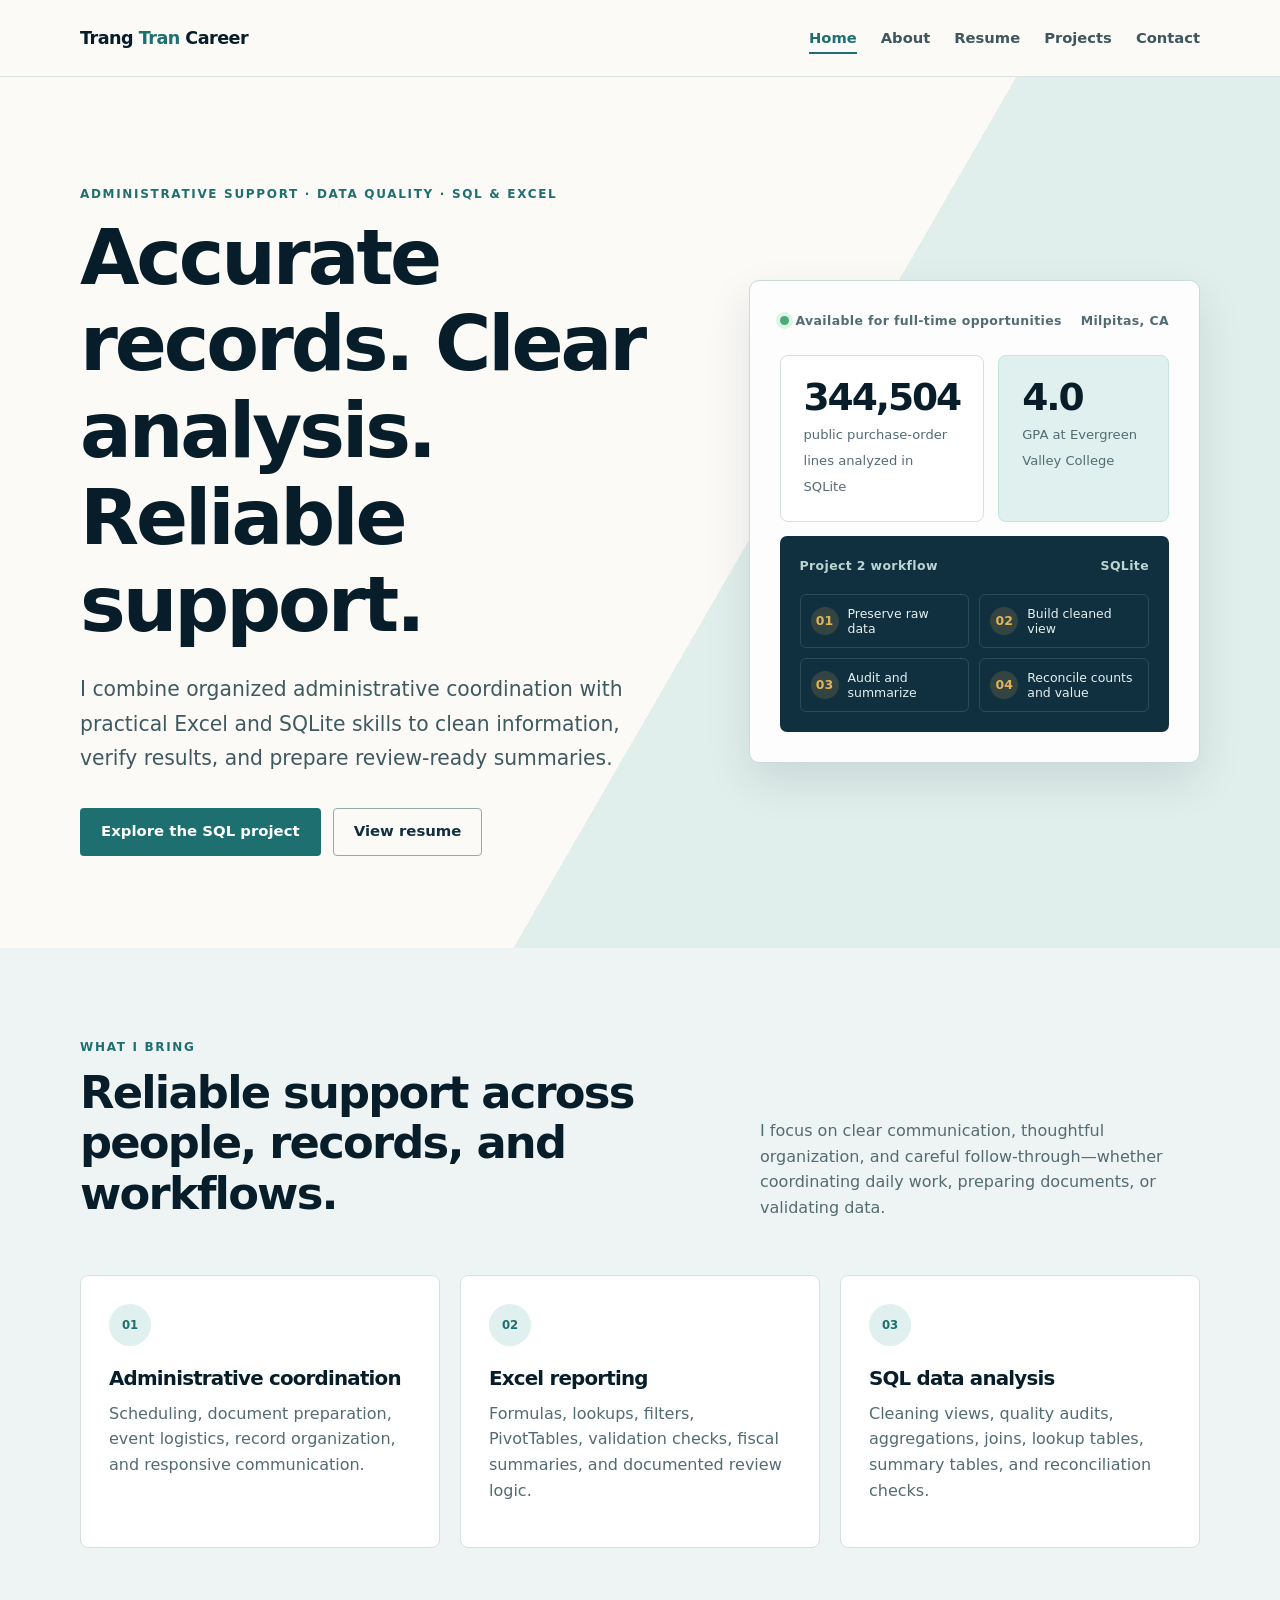
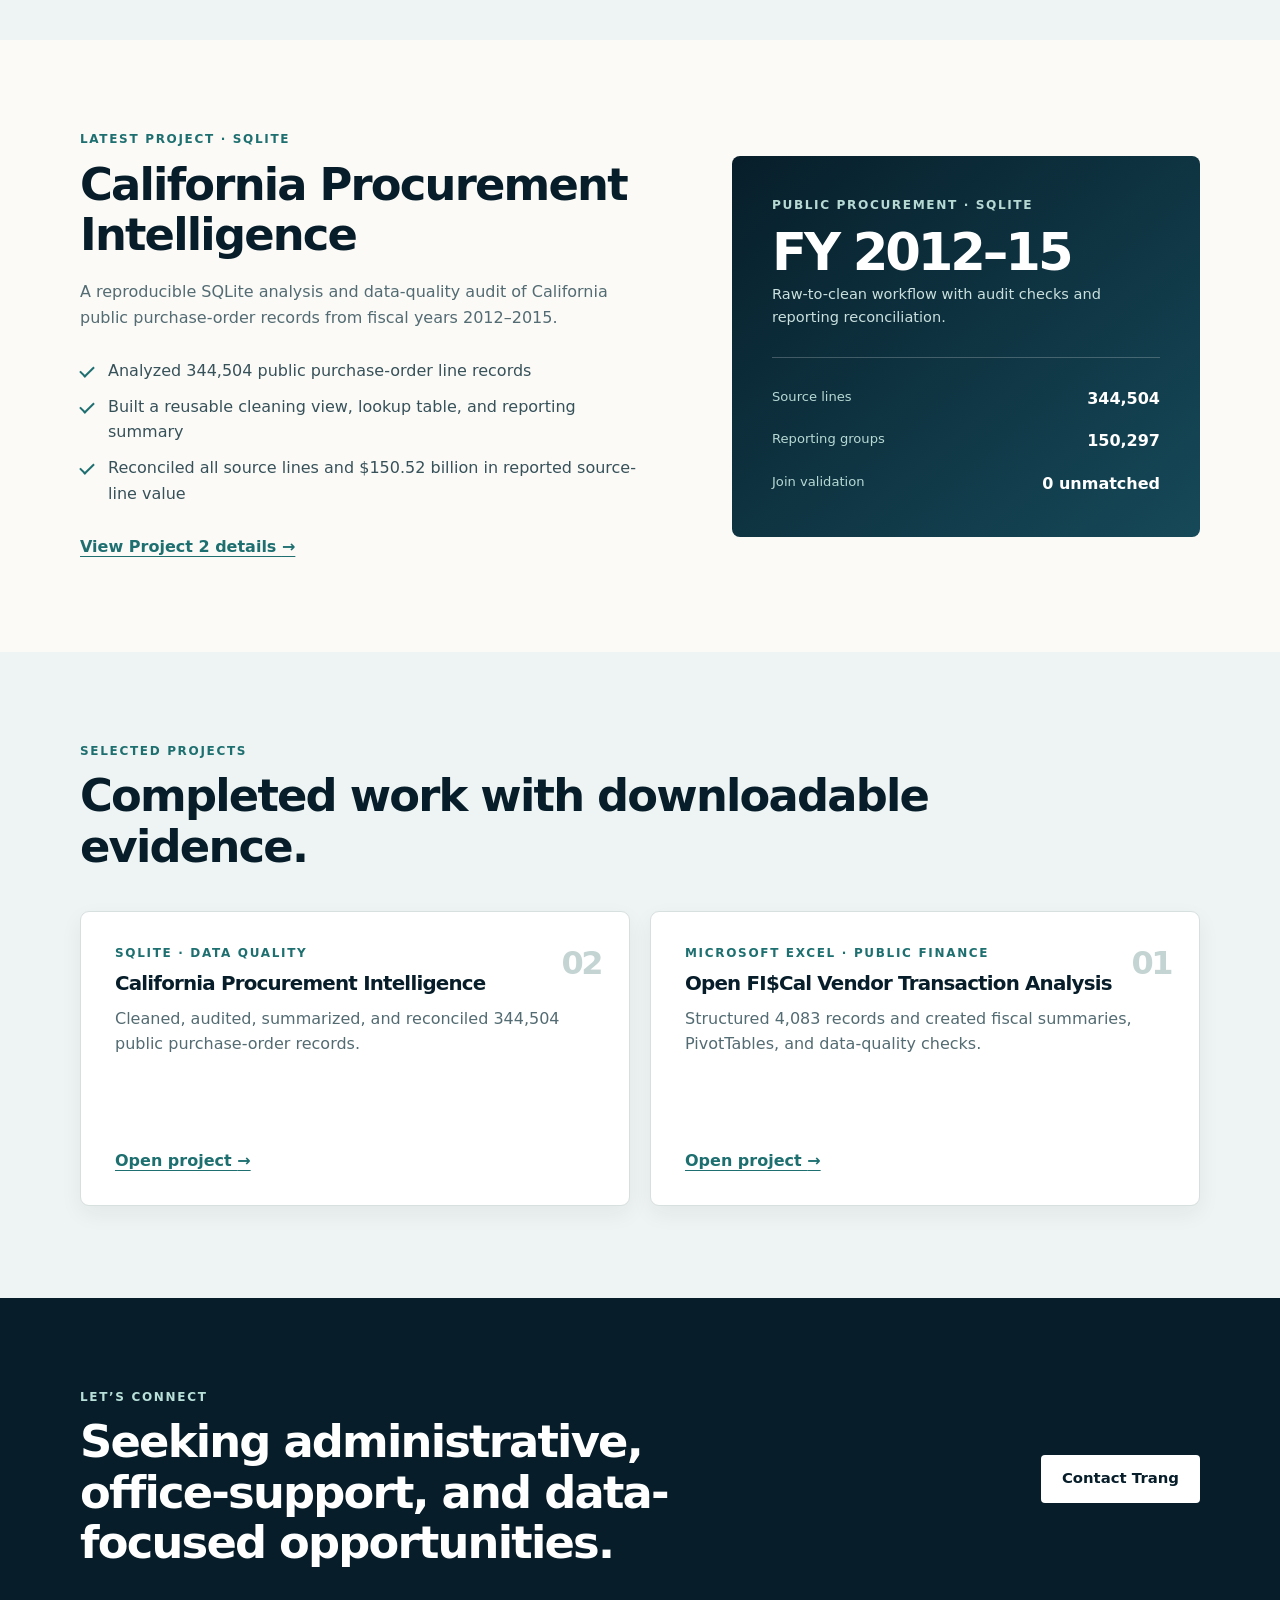
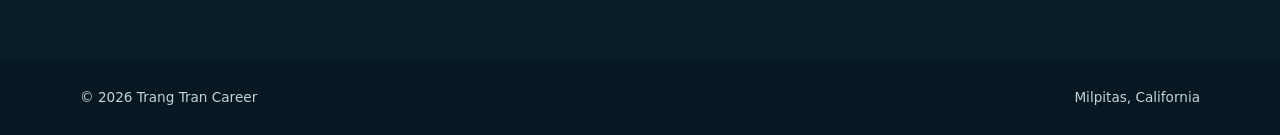
<file: index.html>
<!doctype html>
<html lang="en">
<head>
  <meta charset="utf-8">
  <meta name="viewport" content="width=device-width, initial-scale=1">
  <meta name="description" content="Trang Tran’s professional portfolio featuring administrative support, data entry, Excel reporting, SQLite analysis, and public-data quality-audit projects.">
  <meta name="theme-color" content="#102f3f">
  <title>Trang Tran Career | Administrative &amp; Data Support</title>
  <link rel="stylesheet" href="styles.css">
  <script defer src="script.js"></script>
</head>
<body>
  <a class="skip-link" href="#main-content">Skip to content</a>
  <header class="site-header">
    <div class="container nav-wrap">
      <a class="brand" href="index.html" aria-label="Trang Tran Career home">Trang <span>Tran</span> Career</a>
      <nav aria-label="Primary navigation"><ul class="nav-list"><li><a class="active" aria-current="page" href="index.html">Home</a></li><li><a href="about.html">About</a></li><li><a href="resume.html">Resume</a></li><li><a href="projects.html">Projects</a></li><li><a href="contact.html">Contact</a></li></ul></nav>
    </div>
  </header>
  <main id="main-content">
    <section class="hero section">
      <div class="container hero-grid">
        <div class="hero-copy">
          <p class="eyebrow">Administrative support · data quality · SQL &amp; Excel</p>
          <h1>Accurate records. Clear analysis. Reliable support.</h1>
          <p class="lead">I combine organized administrative coordination with practical Excel and SQLite skills to clean information, verify results, and prepare review-ready summaries.</p>
          <div class="button-row">
            <a class="button button-primary" href="projects/california-procurement-intelligence-sqlite.html">Explore the SQL project</a>
            <a class="button button-secondary" href="resume.html">View resume</a>
          </div>
        </div>
        <div class="hero-visual" aria-label="Portfolio highlights">
          <div class="visual-topline"><span><span class="status-dot"></span>Available for full-time opportunities</span><span>Milpitas, CA</span></div>
          <div class="metric-grid">
            <article class="metric-card">
              <strong>344,504</strong>
              <span>public purchase-order lines analyzed in SQLite</span>
            </article>
            <article class="metric-card accent-card">
              <strong>4.0</strong>
              <span>GPA at Evergreen Valley College</span>
            </article>
          </div>
          <div class="mini-report">
            <div class="mini-report-head"><span>Project 2 workflow</span><span>SQLite</span></div>
            <ol class="mini-pipeline">
              <li><span>01</span>Preserve raw data</li>
              <li><span>02</span>Build cleaned view</li>
              <li><span>03</span>Audit and summarize</li>
              <li><span>04</span>Reconcile counts and value</li>
            </ol>
          </div>
        </div>
      </div>
    </section>

    <section class="section section-muted">
      <div class="container">
        <div class="section-heading split-heading">
          <div><p class="eyebrow">What I bring</p><h2>Reliable support across people, records, and workflows.</h2></div>
          <p>I focus on clear communication, thoughtful organization, and careful follow-through—whether coordinating daily work, preparing documents, or validating data.</p>
        </div>
        <div class="feature-grid three-col">
          <article class="feature-card"><div class="icon-box" aria-hidden="true">01</div><h3>Administrative coordination</h3><p>Scheduling, document preparation, event logistics, record organization, and responsive communication.</p></article>
          <article class="feature-card"><div class="icon-box" aria-hidden="true">02</div><h3>Excel reporting</h3><p>Formulas, lookups, filters, PivotTables, validation checks, fiscal summaries, and documented review logic.</p></article>
          <article class="feature-card"><div class="icon-box" aria-hidden="true">03</div><h3>SQL data analysis</h3><p>Cleaning views, quality audits, aggregations, joins, lookup tables, summary tables, and reconciliation checks.</p></article>
        </div>
      </div>
    </section>

    <section class="section">
      <div class="container project-spotlight">
        <div class="project-spotlight-copy">
          <p class="eyebrow">Latest project · SQLite</p>
          <h2>California Procurement Intelligence</h2>
          <p>A reproducible SQLite analysis and data-quality audit of California public purchase-order records from fiscal years 2012–2015.</p>
          <ul class="check-list">
            <li>Analyzed 344,504 public purchase-order line records</li>
            <li>Built a reusable cleaning view, lookup table, and reporting summary</li>
            <li>Reconciled all source lines and $150.52 billion in reported source-line value</li>
          </ul>
          <a class="text-link" href="projects/california-procurement-intelligence-sqlite.html">View Project 2 details <span aria-hidden="true">→</span></a>
        </div>
        <div class="project-panel">
          <div class="panel-label">Public procurement · SQLite</div>
          <div class="panel-value">FY 2012–15</div>
          <p>Raw-to-clean workflow with audit checks and reporting reconciliation.</p>
          <div class="panel-rule"></div>
          <dl class="project-stats">
            <div><dt>Source lines</dt><dd>344,504</dd></div>
            <div><dt>Reporting groups</dt><dd>150,297</dd></div>
            <div><dt>Join validation</dt><dd>0 unmatched</dd></div>
          </dl>
        </div>
      </div>
    </section>

    <section class="section section-muted">
      <div class="container">
        <div class="section-heading"><p class="eyebrow">Selected projects</p><h2>Completed work with downloadable evidence.</h2></div>
        <div class="compact-project-grid">
          <article class="compact-project-card">
            <span class="project-number">02</span><p class="eyebrow">SQLite · Data quality</p><h3>California Procurement Intelligence</h3>
            <p>Cleaned, audited, summarized, and reconciled 344,504 public purchase-order records.</p>
            <a class="text-link" href="projects/california-procurement-intelligence-sqlite.html">Open project <span aria-hidden="true">→</span></a>
          </article>
          <article class="compact-project-card">
            <span class="project-number">01</span><p class="eyebrow">Microsoft Excel · Public finance</p><h3>Open FI$Cal Vendor Transaction Analysis</h3>
            <p>Structured 4,083 records and created fiscal summaries, PivotTables, and data-quality checks.</p>
            <a class="text-link" href="projects/open-fiscal-vendor-transaction-analysis.html">Open project <span aria-hidden="true">→</span></a>
          </article>
        </div>
      </div>
    </section>

    <section class="section section-dark cta-section">
      <div class="container cta-content">
        <div><p class="eyebrow eyebrow-light">Let’s connect</p><h2>Seeking administrative, office-support, and data-focused opportunities.</h2></div>
        <a class="button button-light" href="contact.html">Contact Trang</a>
      </div>
    </section>
  </main>
  <footer class="site-footer">
    <div class="container footer-wrap">
      <p>© <span data-current-year></span> Trang Tran Career</p>
      <p>Milpitas, California</p>
    </div>
  </footer>
</body>
</html>
</file>
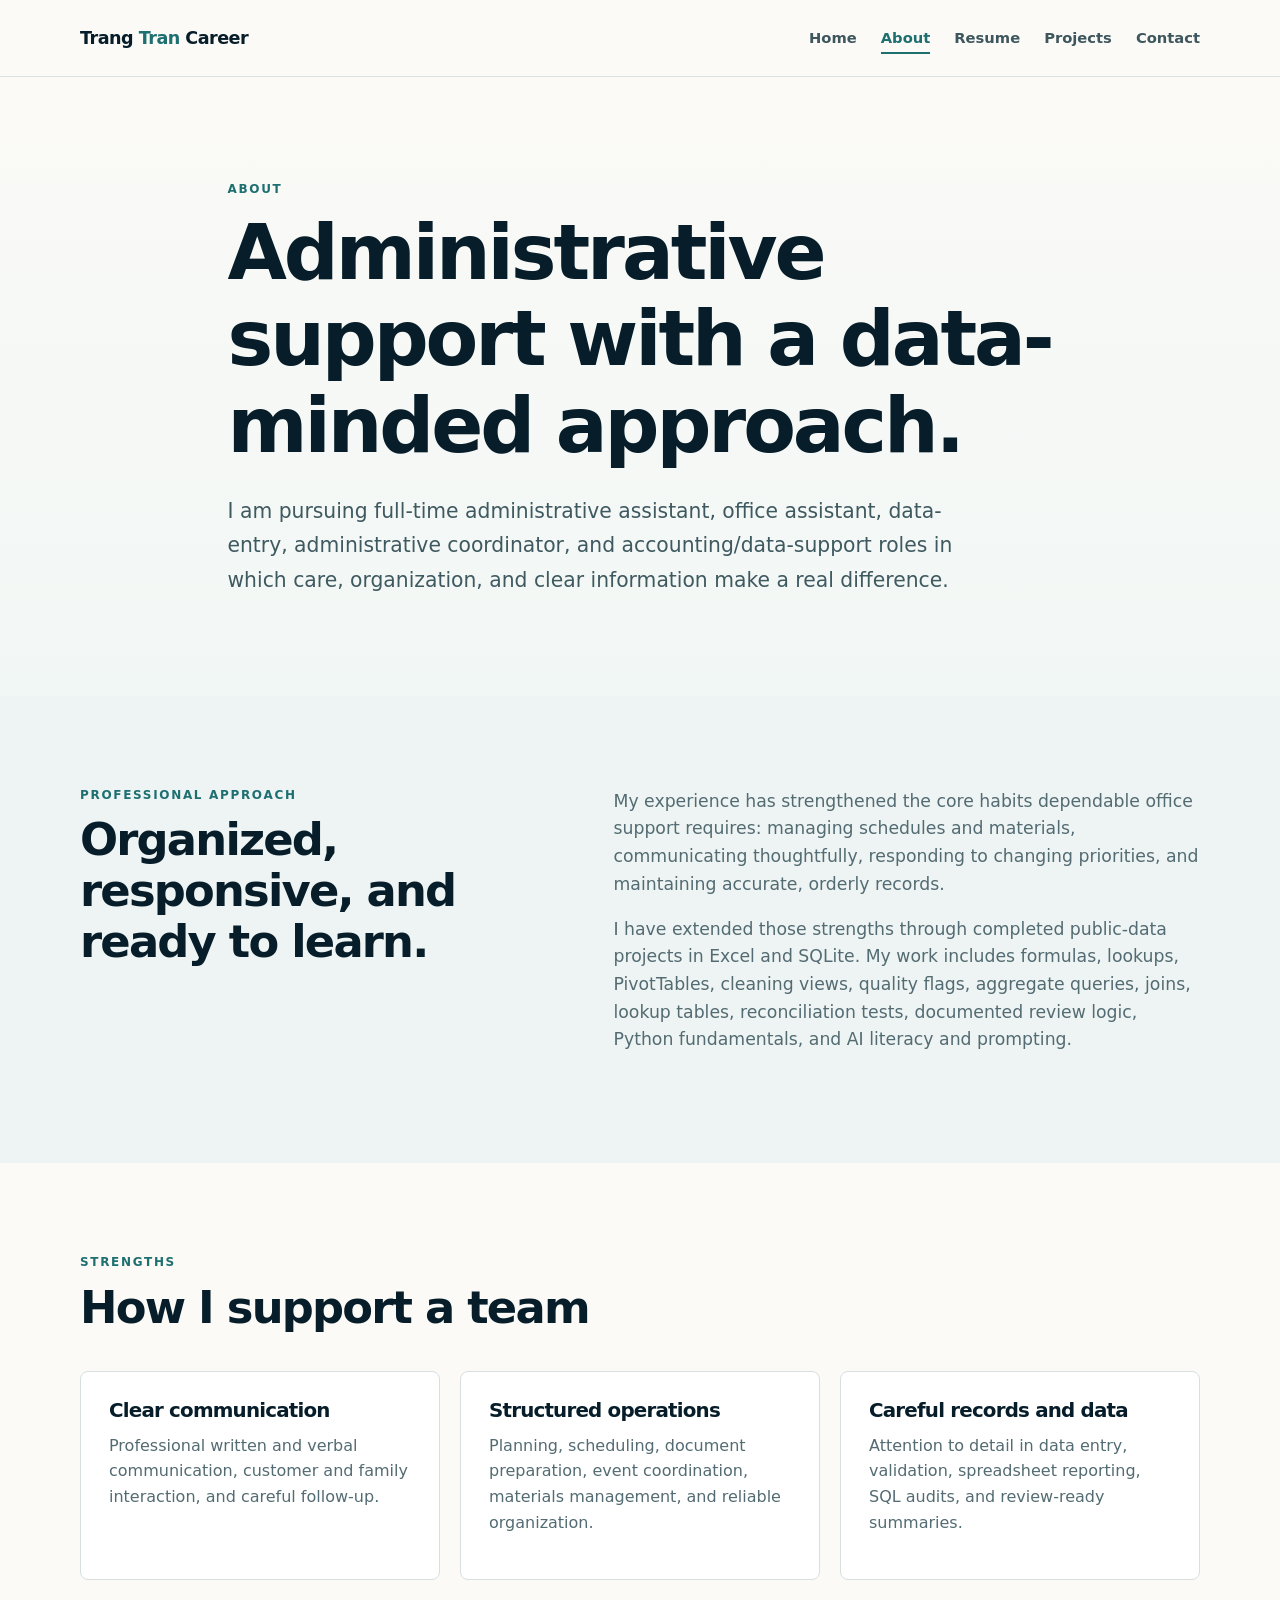
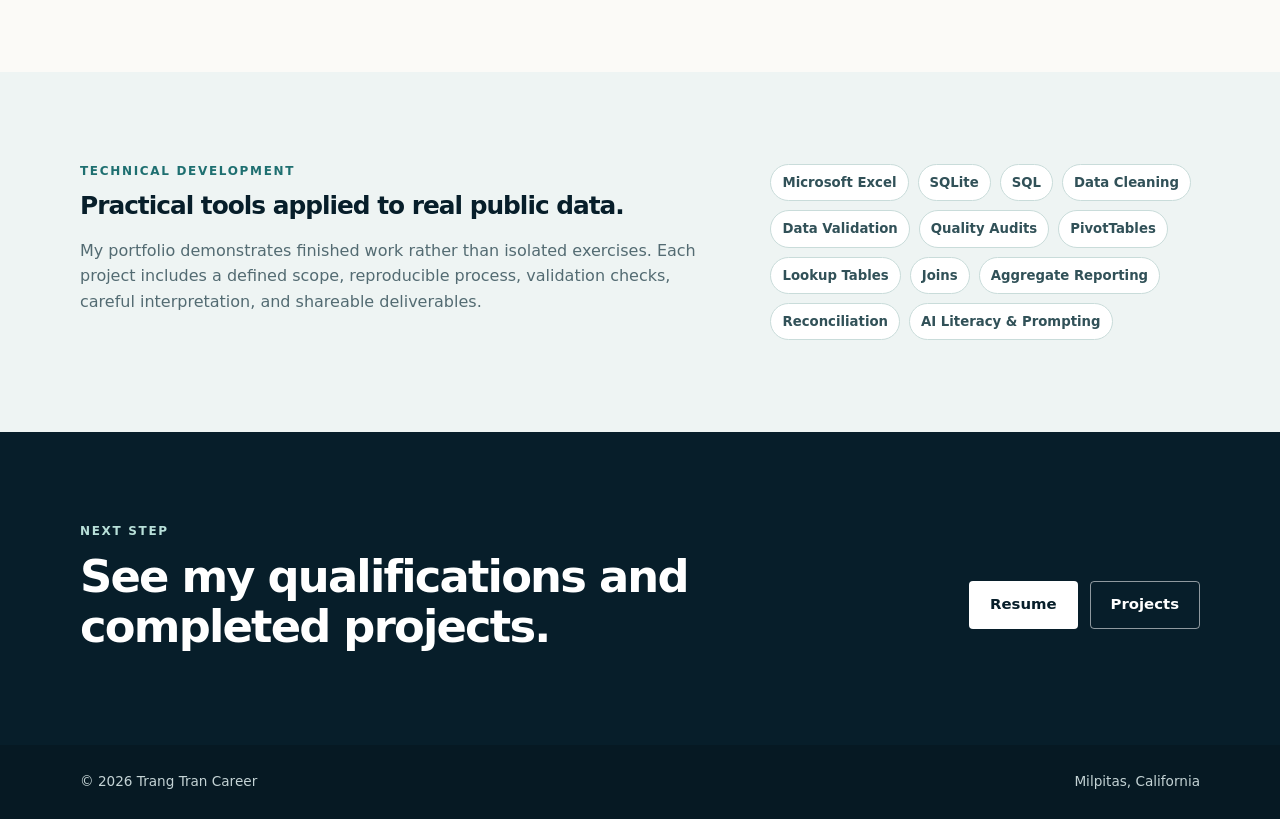
<file: about.html>
<!doctype html>
<html lang="en">
<head>
  <meta charset="utf-8"><meta name="viewport" content="width=device-width, initial-scale=1">
  <meta name="description" content="Learn about Trang Tran’s administrative coordination, data-entry, Excel reporting, and SQLite data-quality skills.">
  <meta name="theme-color" content="#102f3f"><title>About | Trang Tran Career</title>
  <link rel="stylesheet" href="styles.css"><script defer src="script.js"></script>
</head>
<body>
  <a class="skip-link" href="#main-content">Skip to content</a>
  <header class="site-header">
    <div class="container nav-wrap">
      <a class="brand" href="index.html" aria-label="Trang Tran Career home">Trang <span>Tran</span> Career</a>
      <nav aria-label="Primary navigation"><ul class="nav-list"><li><a href="index.html">Home</a></li><li><a class="active" aria-current="page" href="about.html">About</a></li><li><a href="resume.html">Resume</a></li><li><a href="projects.html">Projects</a></li><li><a href="contact.html">Contact</a></li></ul></nav>
    </div>
  </header>
  <main id="main-content">
    <section class="page-intro section"><div class="container narrow"><p class="eyebrow">About</p><h1>Administrative support with a data-minded approach.</h1><p class="lead">I am pursuing full-time administrative assistant, office assistant, data-entry, administrative coordinator, and accounting/data-support roles in which care, organization, and clear information make a real difference.</p></div></section>
    <section class="section section-muted"><div class="container two-col"><div><p class="eyebrow">Professional approach</p><h2>Organized, responsive, and ready to learn.</h2></div><div class="body-copy"><p>My experience has strengthened the core habits dependable office support requires: managing schedules and materials, communicating thoughtfully, responding to changing priorities, and maintaining accurate, orderly records.</p><p>I have extended those strengths through completed public-data projects in Excel and SQLite. My work includes formulas, lookups, PivotTables, cleaning views, quality flags, aggregate queries, joins, lookup tables, reconciliation tests, documented review logic, Python fundamentals, and AI literacy and prompting.</p></div></div></section>
    <section class="section"><div class="container"><div class="section-heading"><p class="eyebrow">Strengths</p><h2>How I support a team</h2></div><div class="feature-grid three-col"><article class="feature-card"><h3>Clear communication</h3><p>Professional written and verbal communication, customer and family interaction, and careful follow-up.</p></article><article class="feature-card"><h3>Structured operations</h3><p>Planning, scheduling, document preparation, event coordination, materials management, and reliable organization.</p></article><article class="feature-card"><h3>Careful records and data</h3><p>Attention to detail in data entry, validation, spreadsheet reporting, SQL audits, and review-ready summaries.</p></article></div></div></section>
    <section class="section section-muted"><div class="container skills-wrap"><div><p class="eyebrow">Technical development</p><h2>Practical tools applied to real public data.</h2><p class="muted-copy">My portfolio demonstrates finished work rather than isolated exercises. Each project includes a defined scope, reproducible process, validation checks, careful interpretation, and shareable deliverables.</p></div><ul class="tag-list"><li>Microsoft Excel</li><li>SQLite</li><li>SQL</li><li>Data Cleaning</li><li>Data Validation</li><li>Quality Audits</li><li>PivotTables</li><li>Lookup Tables</li><li>Joins</li><li>Aggregate Reporting</li><li>Reconciliation</li><li>AI Literacy &amp; Prompting</li></ul></div></section>
    <section class="section section-dark cta-section"><div class="container cta-content"><div><p class="eyebrow eyebrow-light">Next step</p><h2>See my qualifications and completed projects.</h2></div><div class="button-row"><a class="button button-light" href="resume.html">Resume</a><a class="button button-outline-light" href="projects.html">Projects</a></div></div></section>
  </main>
  <footer class="site-footer">
    <div class="container footer-wrap">
      <p>© <span data-current-year></span> Trang Tran Career</p>
      <p>Milpitas, California</p>
    </div>
  </footer>
</body>
</html>
</file>
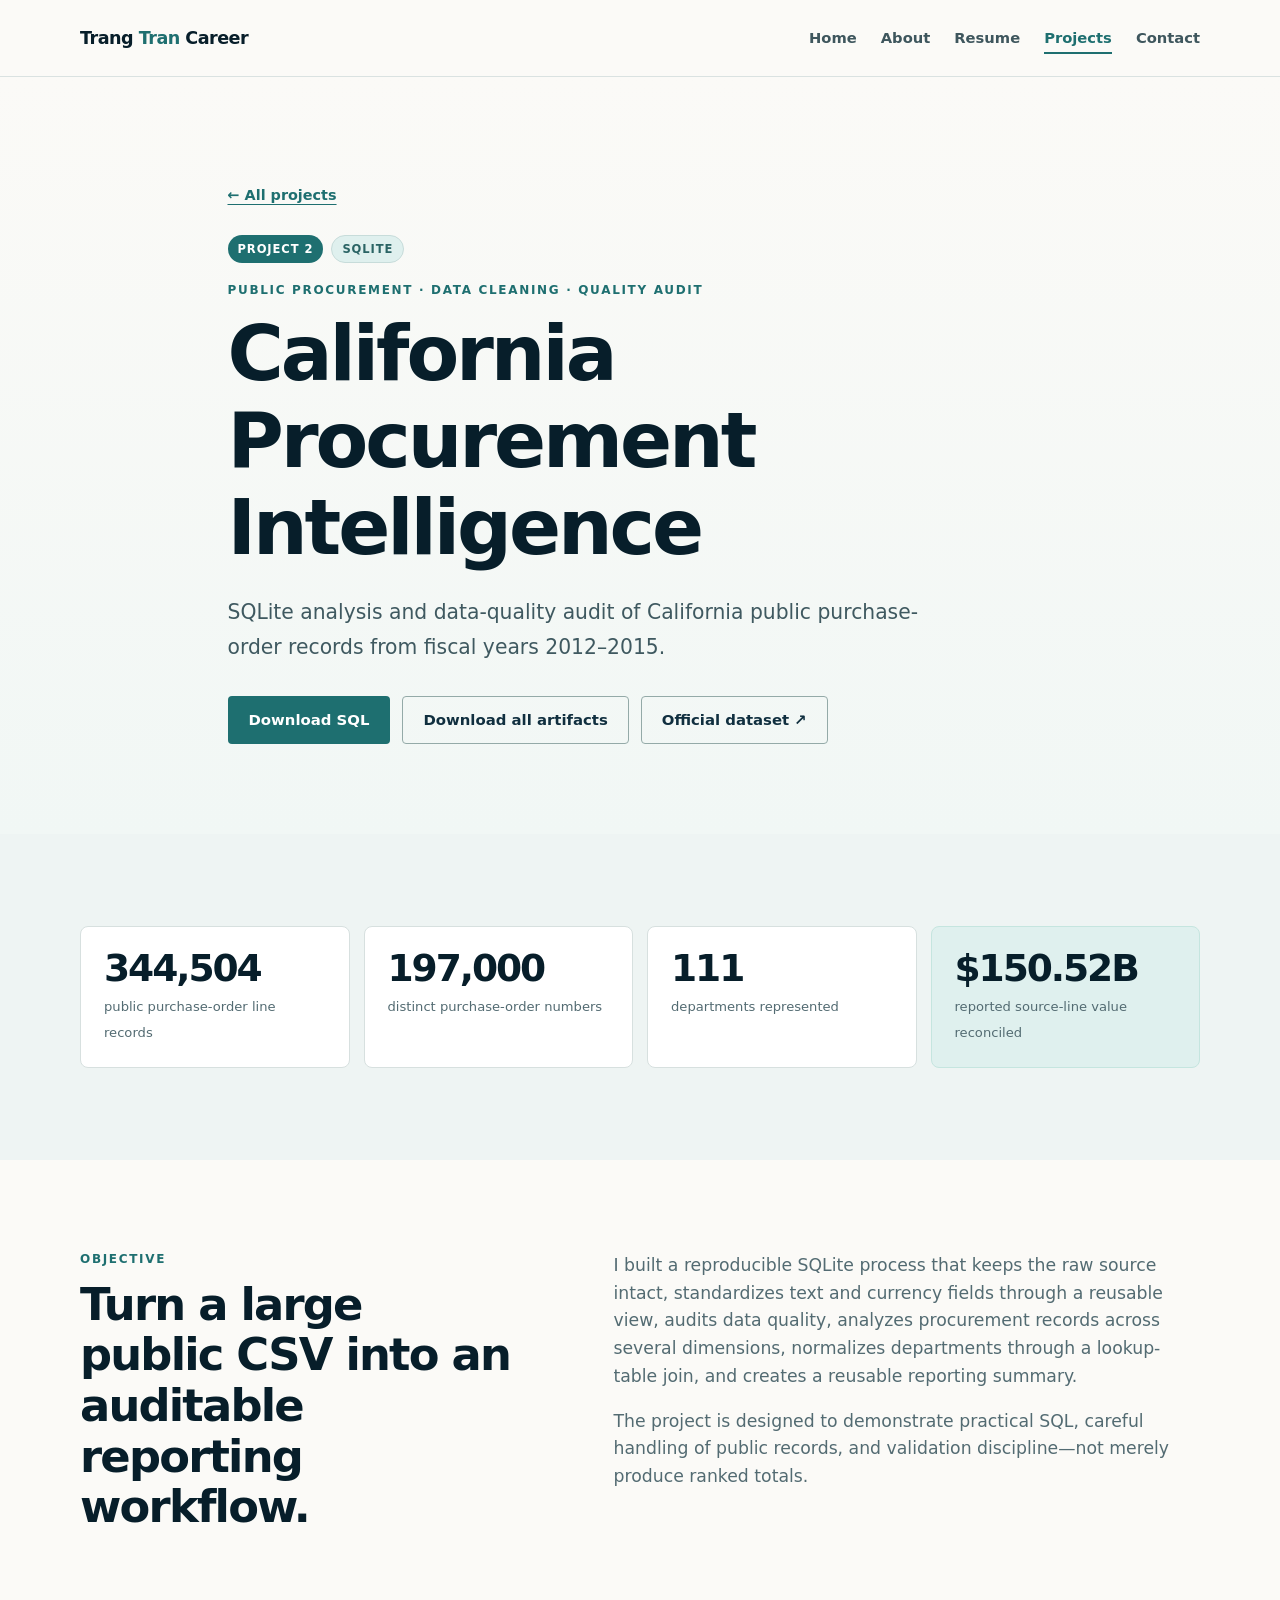
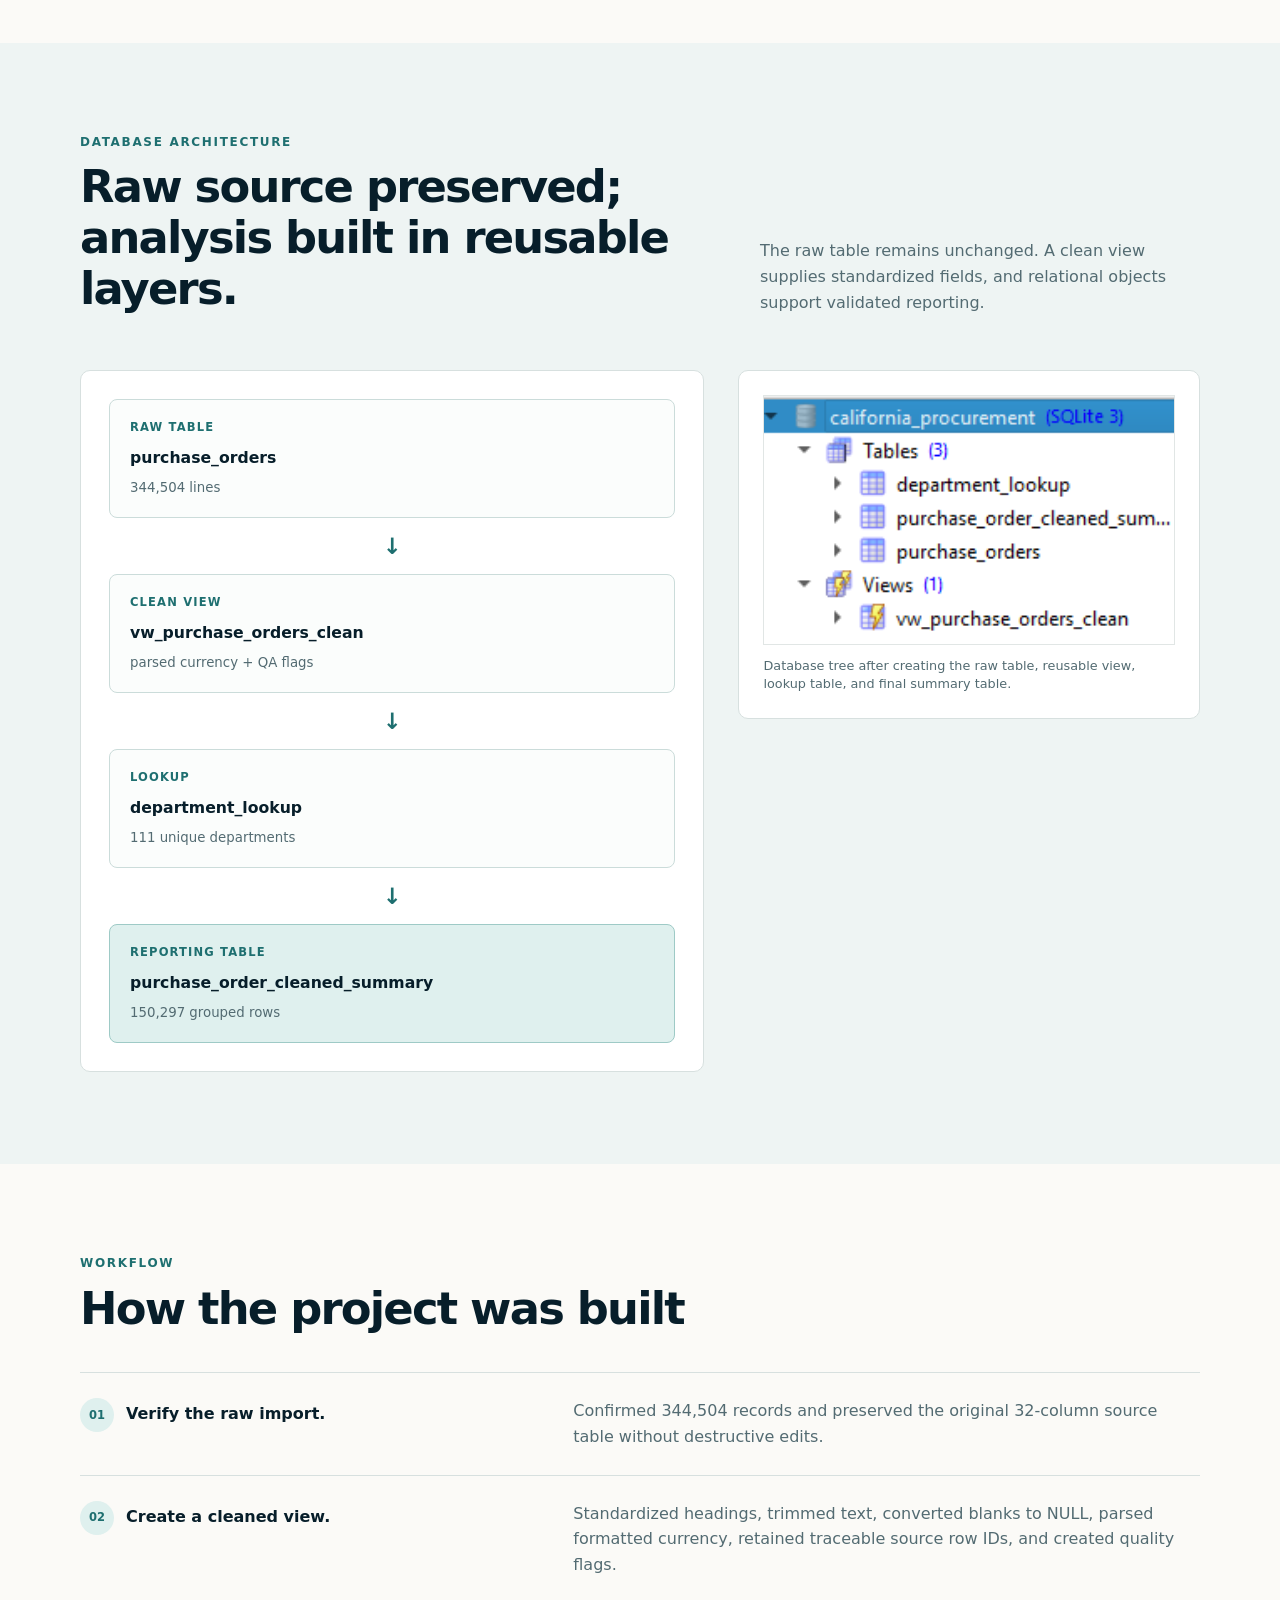
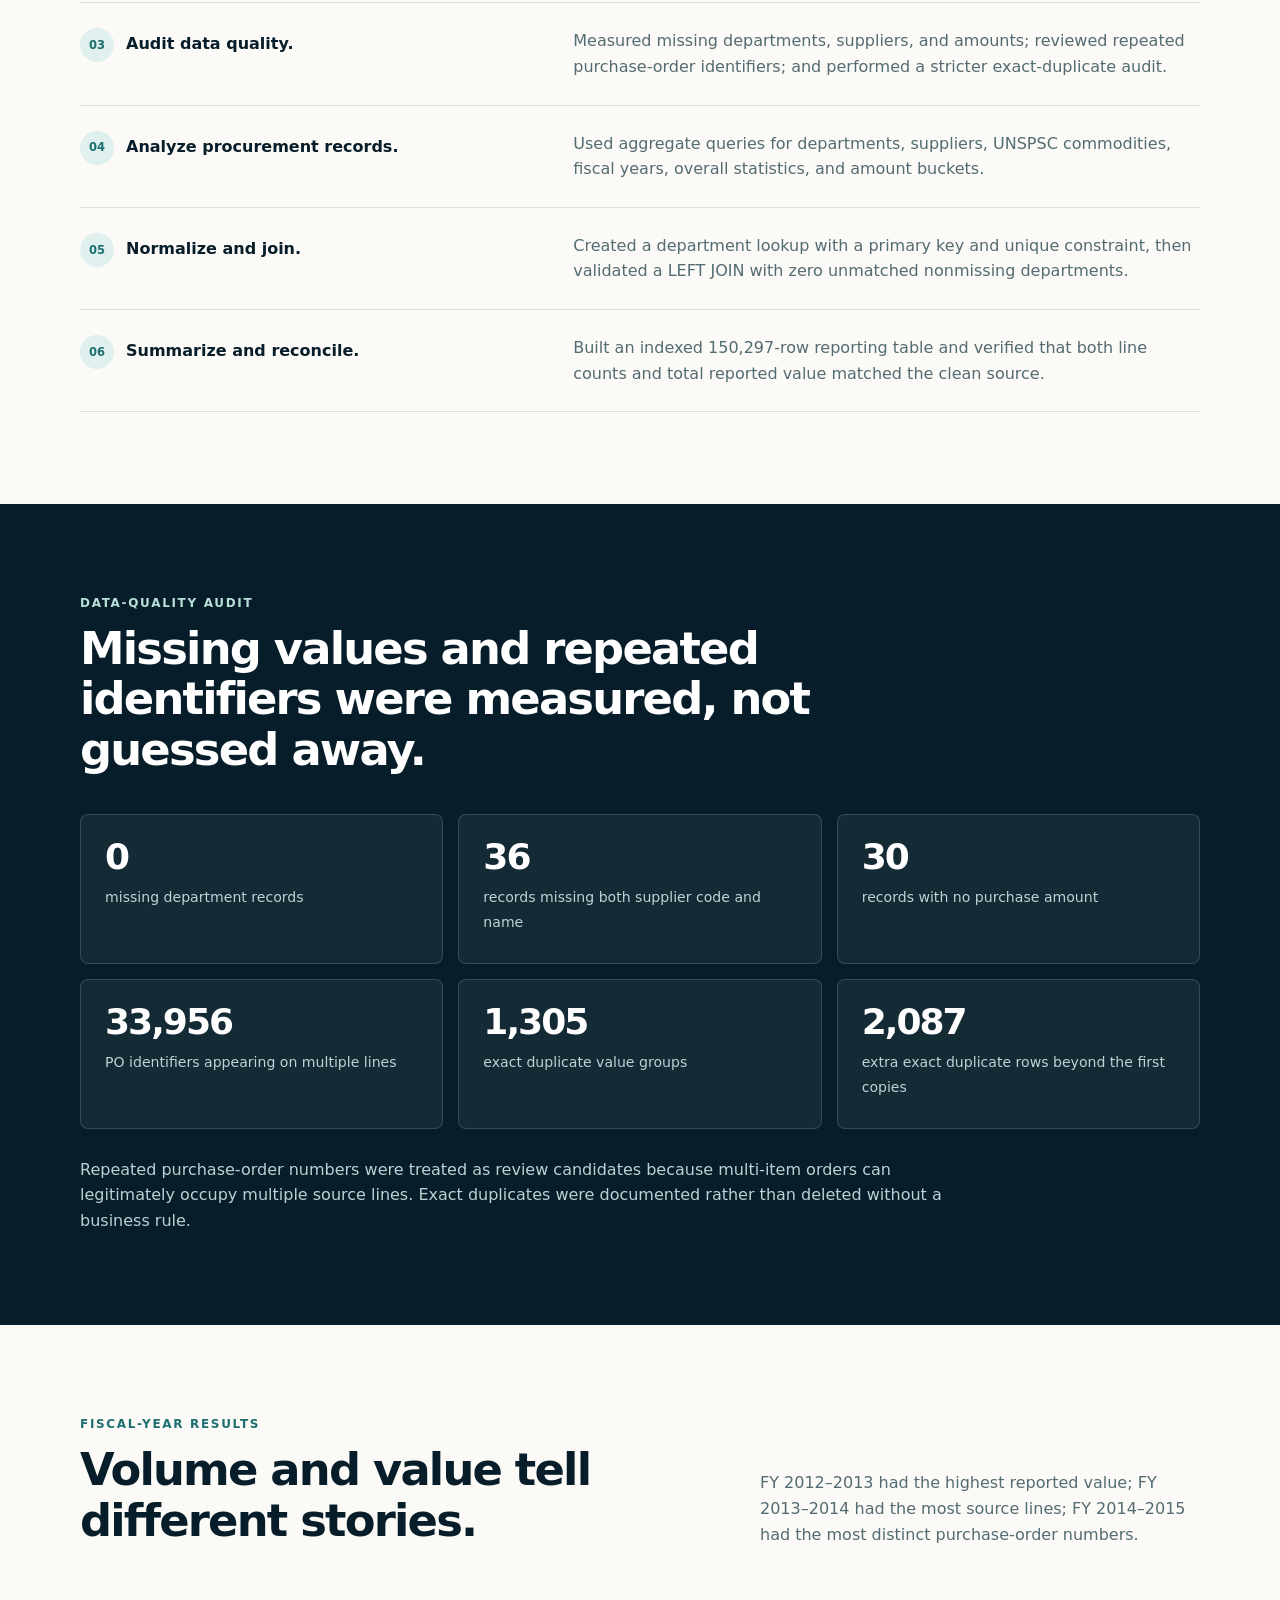
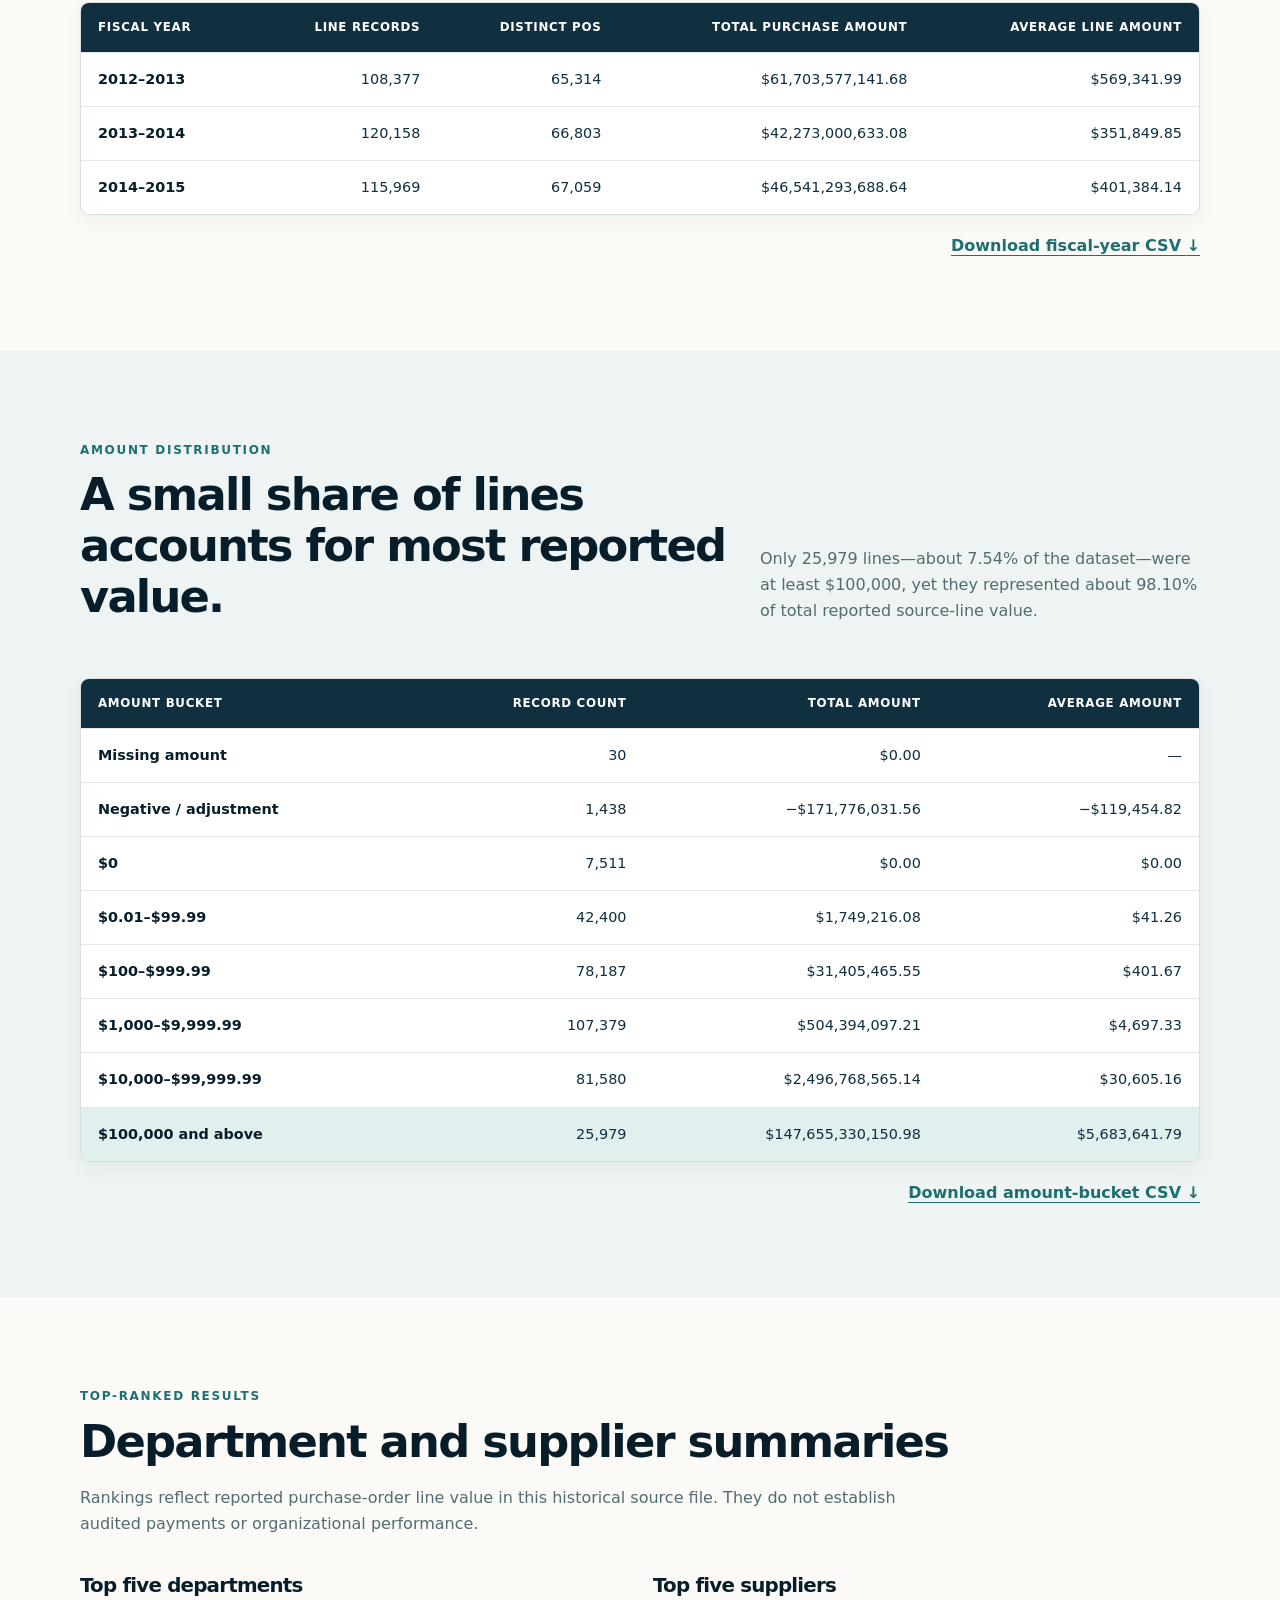
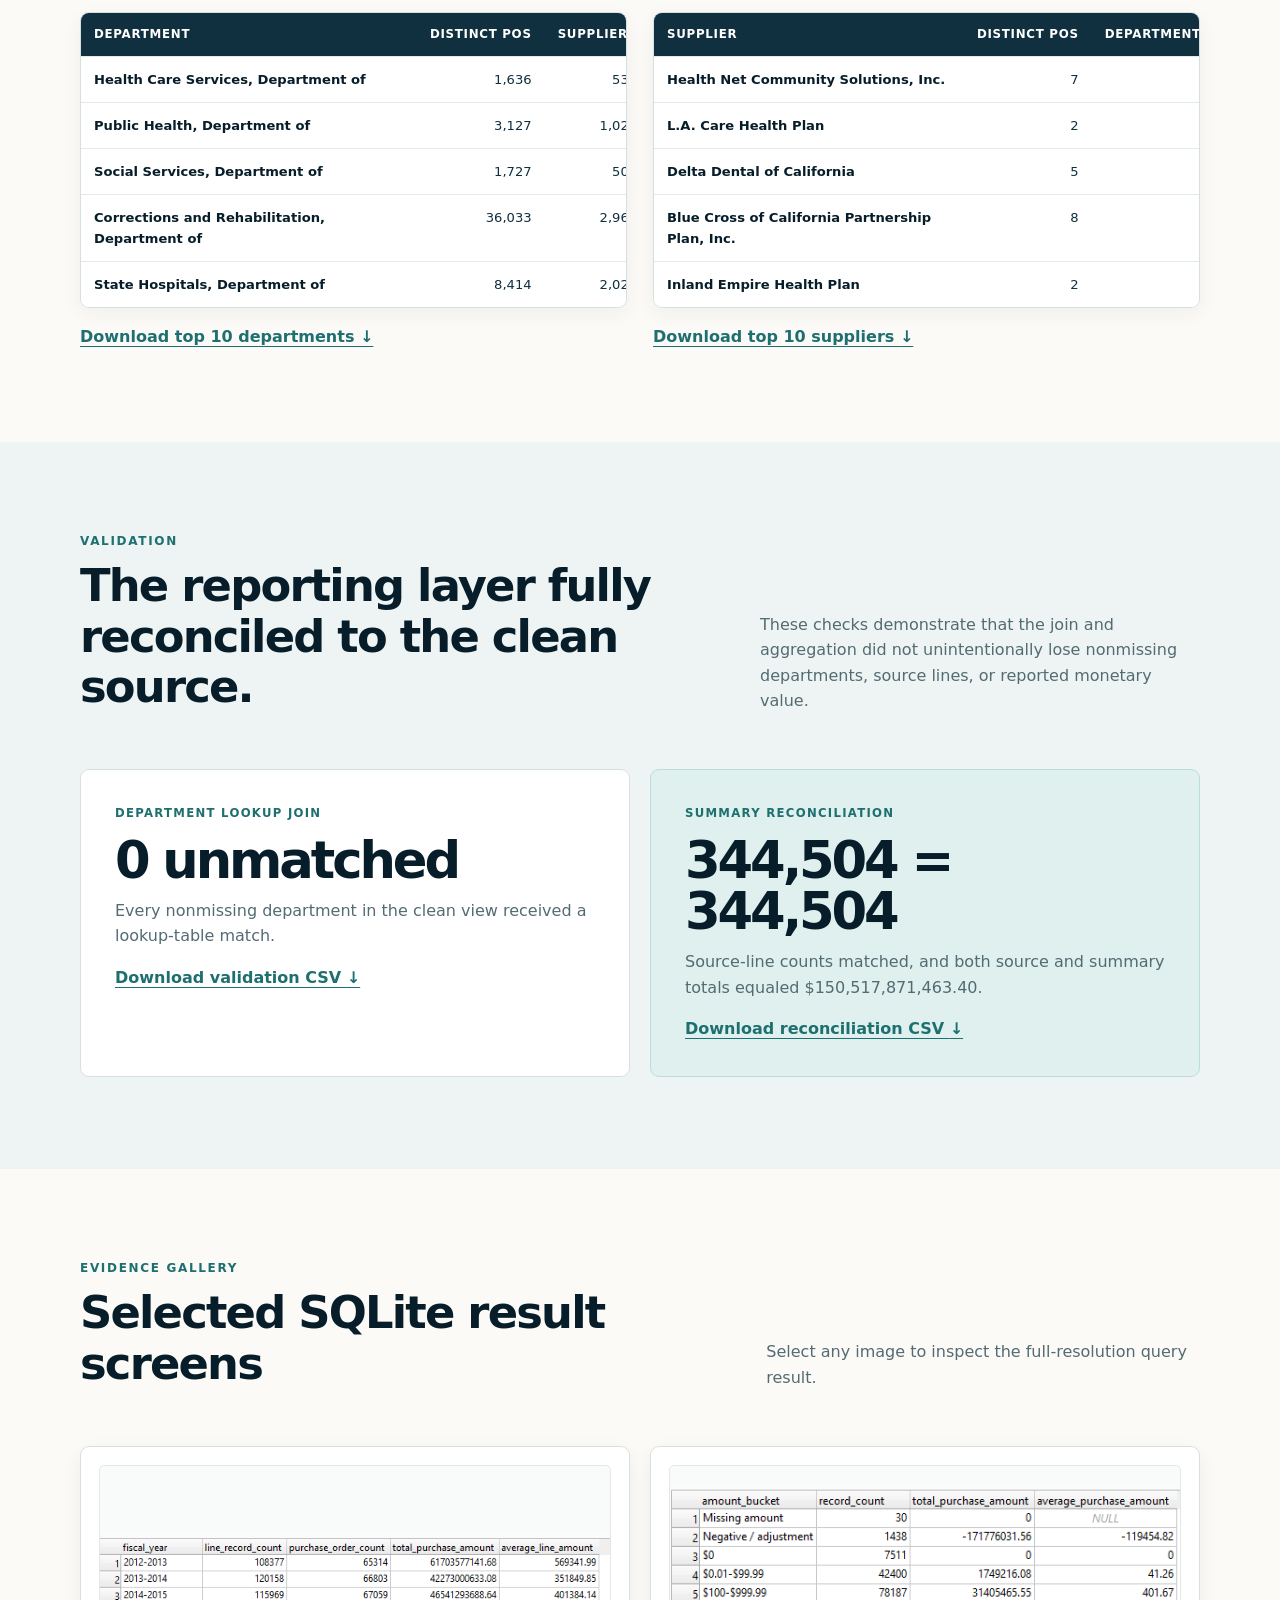
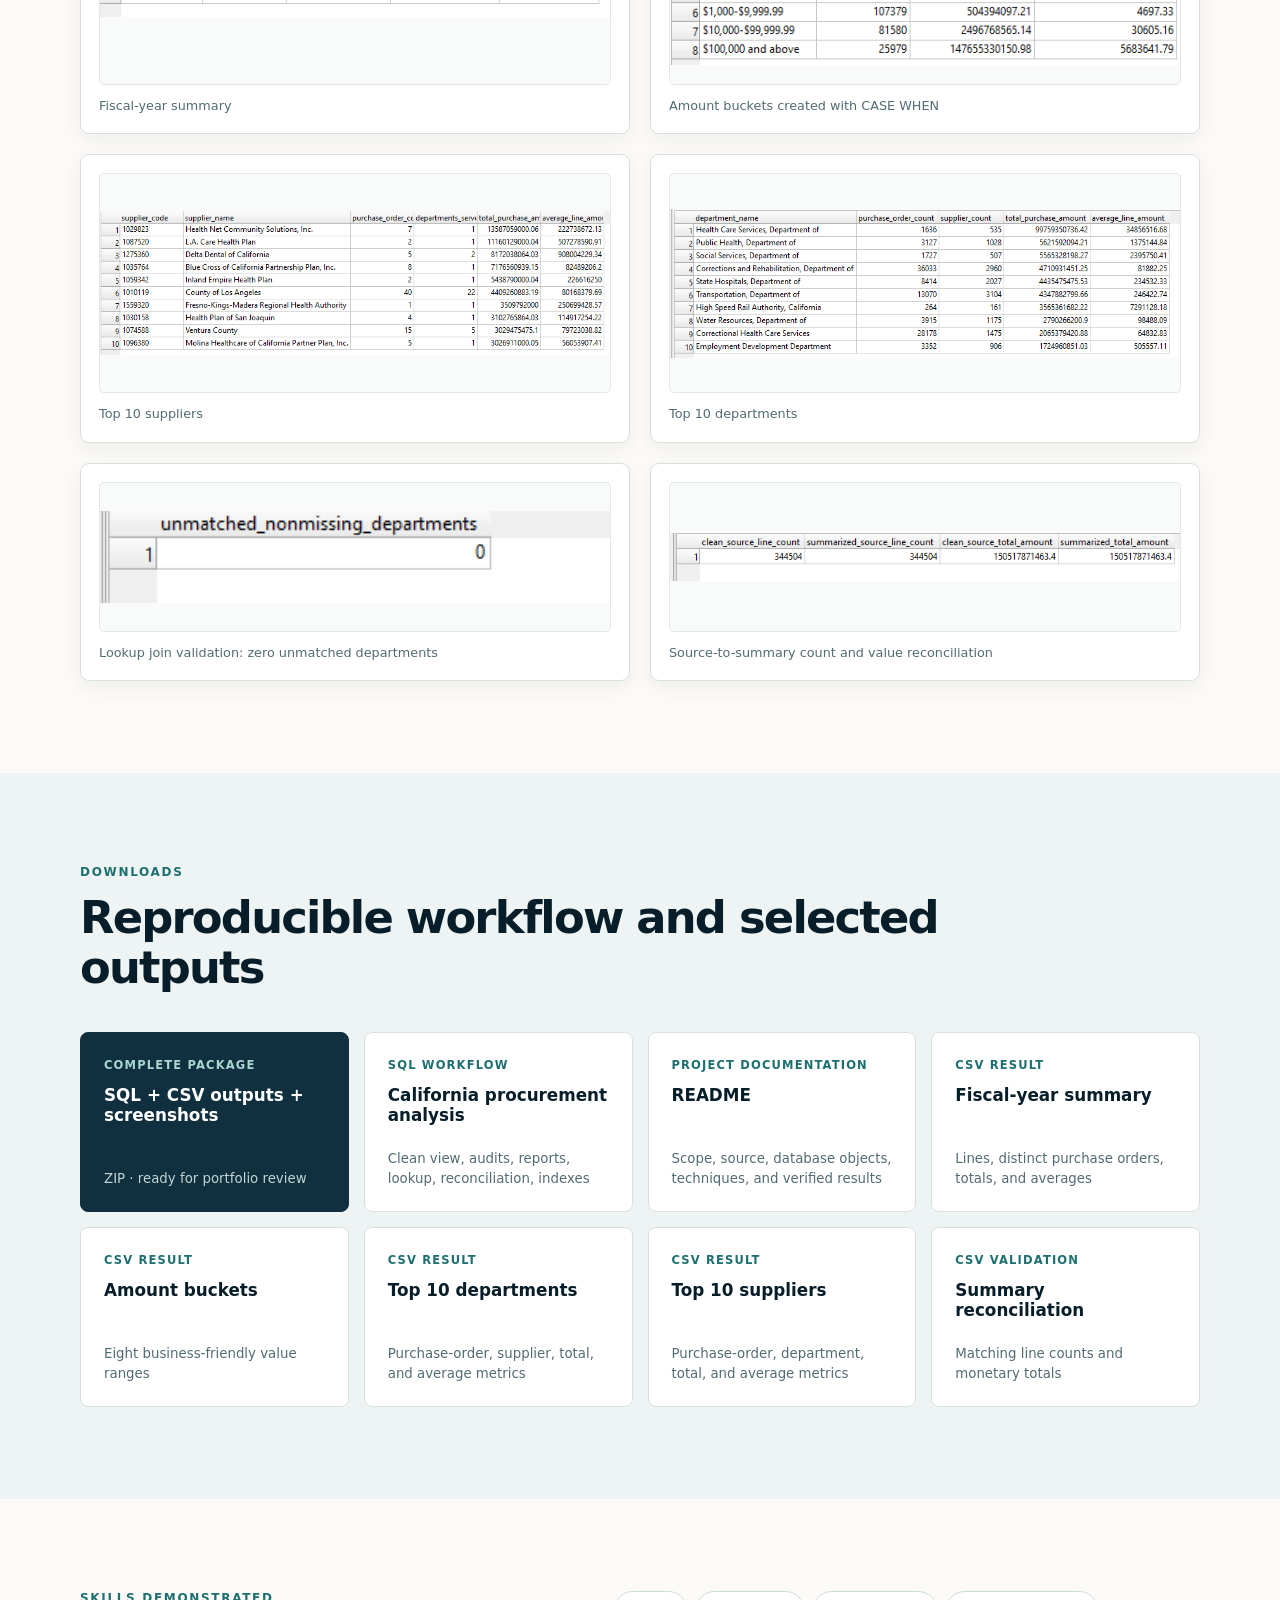
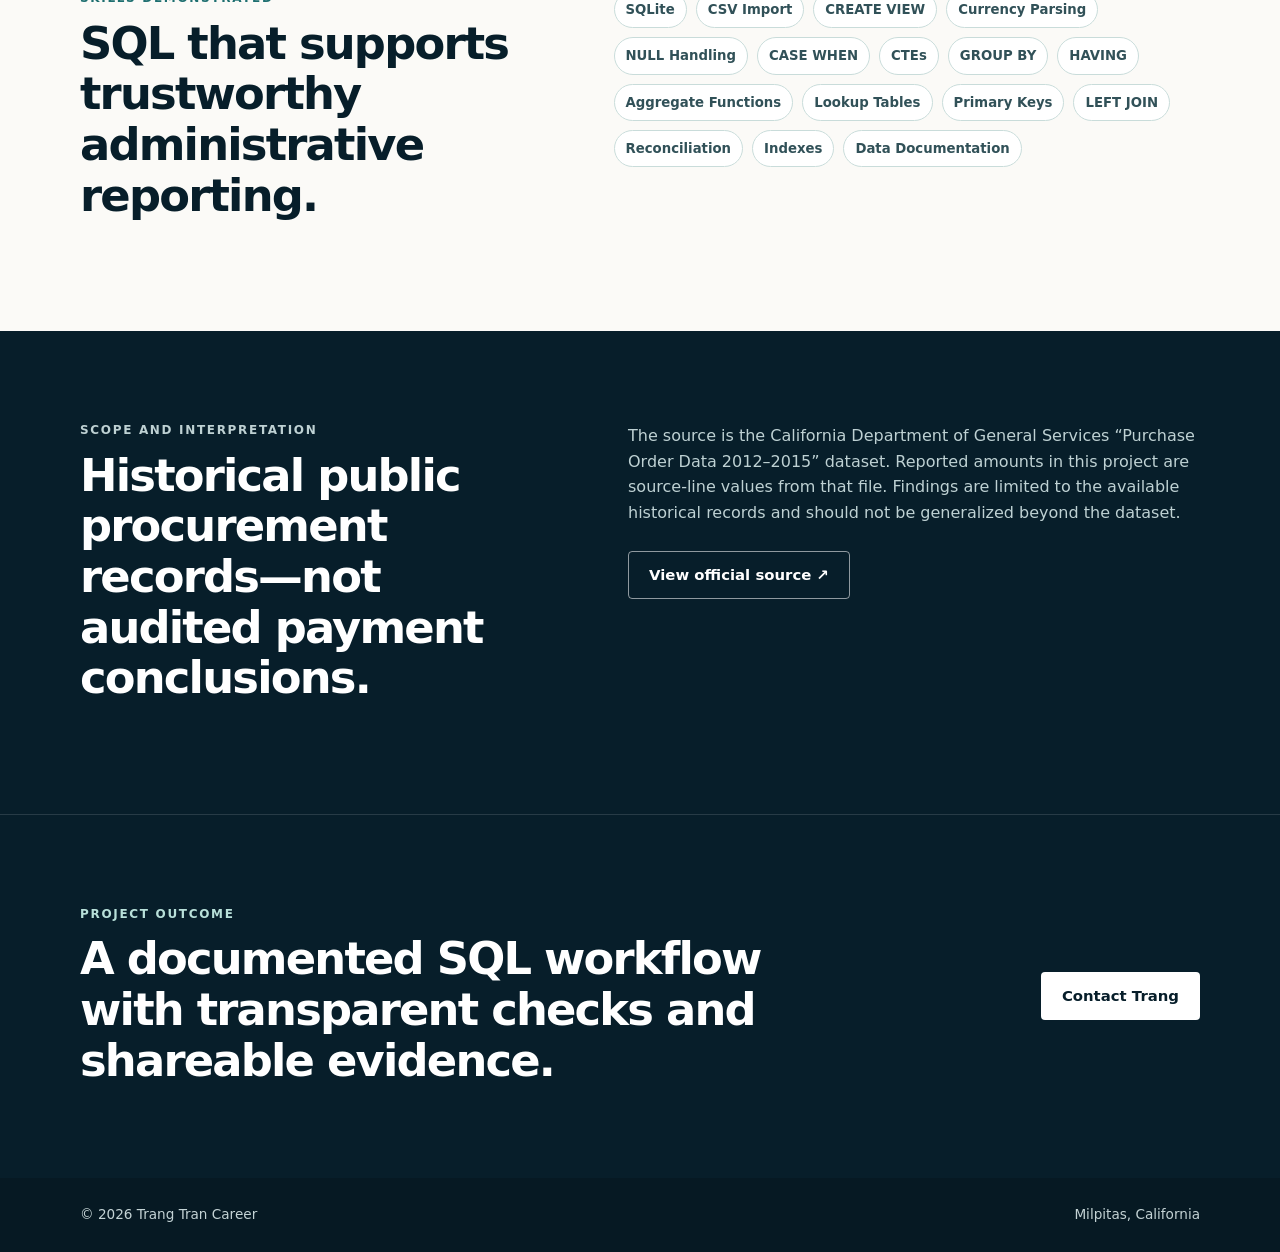
<file: california-procurement-intelligence-sqlite.html>
<!doctype html>
<html lang="en">
<head>
  <meta charset="utf-8"><meta name="viewport" content="width=device-width, initial-scale=1">
  <meta name="description" content="California Procurement Intelligence: Trang Tran’s SQLite analysis and data-quality audit of 344,504 public purchase-order line records from FY 2012–2015.">
  <meta name="theme-color" content="#102f3f"><title>California Procurement Intelligence | Trang Tran Career</title>
  <link rel="stylesheet" href="../styles.css"><script defer src="../script.js"></script>
</head>
<body>
  <a class="skip-link" href="#main-content">Skip to content</a>
  <header class="site-header">
    <div class="container nav-wrap">
      <a class="brand" href="../index.html" aria-label="Trang Tran Career home">Trang <span>Tran</span> Career</a>
      <nav aria-label="Primary navigation"><ul class="nav-list"><li><a href="../index.html">Home</a></li><li><a href="../about.html">About</a></li><li><a href="../resume.html">Resume</a></li><li><a class="active" aria-current="page" href="../projects.html">Projects</a></li><li><a href="../contact.html">Contact</a></li></ul></nav>
    </div>
  </header>
  <main id="main-content">
    <section class="page-intro section project-hero"><div class="container narrow"><a class="back-link" href="../projects.html">← All projects</a><div class="badge-row"><span class="badge">Project 2</span><span class="badge badge-soft">SQLite</span></div><p class="eyebrow">Public procurement · Data cleaning · Quality audit</p><h1>California Procurement Intelligence</h1><p class="lead">SQLite analysis and data-quality audit of California public purchase-order records from fiscal years 2012–2015.</p><div class="button-row"><a class="button button-primary" href="../assets/project-2/california_procurement_sqlite_analysis.sql" download>Download SQL</a><a class="button button-secondary" href="../assets/project-2/California_Procurement_SQLite_Project_Artifacts.zip" download>Download all artifacts</a><a class="button button-secondary" href="https://lab.data.ca.gov/dataset/purchase-order-data" target="_blank" rel="noopener noreferrer">Official dataset ↗</a></div></div></section>

    <section class="section section-muted"><div class="container metric-grid four-col project-metric-grid"><article class="metric-card"><strong>344,504</strong><span>public purchase-order line records</span></article><article class="metric-card"><strong>197,000</strong><span>distinct purchase-order numbers</span></article><article class="metric-card"><strong>111</strong><span>departments represented</span></article><article class="metric-card accent-card"><strong>$150.52B</strong><span>reported source-line value reconciled</span></article></div></section>

    <section class="section"><div class="container two-col"><div><p class="eyebrow">Objective</p><h2>Turn a large public CSV into an auditable reporting workflow.</h2></div><div class="body-copy"><p>I built a reproducible SQLite process that keeps the raw source intact, standardizes text and currency fields through a reusable view, audits data quality, analyzes procurement records across several dimensions, normalizes departments through a lookup-table join, and creates a reusable reporting summary.</p><p>The project is designed to demonstrate practical SQL, careful handling of public records, and validation discipline—not merely produce ranked totals.</p></div></div></section>

    <section class="section section-muted"><div class="container"><div class="section-heading split-heading"><div><p class="eyebrow">Database architecture</p><h2>Raw source preserved; analysis built in reusable layers.</h2></div><p>The raw table remains unchanged. A clean view supplies standardized fields, and relational objects support validated reporting.</p></div><div class="architecture-shell"><div class="architecture-flow" aria-label="Database workflow"><div class="flow-node"><span>Raw table</span><strong>purchase_orders</strong><small>344,504 lines</small></div><div class="flow-arrow" aria-hidden="true">→</div><div class="flow-node"><span>Clean view</span><strong>vw_purchase_orders_clean</strong><small>parsed currency + QA flags</small></div><div class="flow-arrow" aria-hidden="true">→</div><div class="flow-node"><span>Lookup</span><strong>department_lookup</strong><small>111 unique departments</small></div><div class="flow-arrow" aria-hidden="true">→</div><div class="flow-node flow-node-accent"><span>Reporting table</span><strong>purchase_order_cleaned_summary</strong><small>150,297 grouped rows</small></div></div><figure class="architecture-image"><a href="../assets/project-2/screenshots/database-objects.png" target="_blank" rel="noopener noreferrer"><img src="../assets/project-2/screenshots/database-objects.png" alt="SQLite database tree showing the department lookup table, cleaned summary table, raw purchase orders table, and cleaned view" loading="lazy"></a><figcaption>Database tree after creating the raw table, reusable view, lookup table, and final summary table.</figcaption></figure></div></div></section>

    <section class="section"><div class="container"><div class="section-heading"><p class="eyebrow">Workflow</p><h2>How the project was built</h2></div><ol class="process-list numbered-process"><li><strong><span>01</span>Verify the raw import.</strong><span>Confirmed 344,504 records and preserved the original 32-column source table without destructive edits.</span></li><li><strong><span>02</span>Create a cleaned view.</strong><span>Standardized headings, trimmed text, converted blanks to NULL, parsed formatted currency, retained traceable source row IDs, and created quality flags.</span></li><li><strong><span>03</span>Audit data quality.</strong><span>Measured missing departments, suppliers, and amounts; reviewed repeated purchase-order identifiers; and performed a stricter exact-duplicate audit.</span></li><li><strong><span>04</span>Analyze procurement records.</strong><span>Used aggregate queries for departments, suppliers, UNSPSC commodities, fiscal years, overall statistics, and amount buckets.</span></li><li><strong><span>05</span>Normalize and join.</strong><span>Created a department lookup with a primary key and unique constraint, then validated a LEFT JOIN with zero unmatched nonmissing departments.</span></li><li><strong><span>06</span>Summarize and reconcile.</strong><span>Built an indexed 150,297-row reporting table and verified that both line counts and total reported value matched the clean source.</span></li></ol></div></section>

    <section class="section section-dark"><div class="container"><div class="section-heading"><p class="eyebrow eyebrow-light">Data-quality audit</p><h2>Missing values and repeated identifiers were measured, not guessed away.</h2></div><div class="audit-grid"><article class="audit-card"><strong>0</strong><span>missing department records</span></article><article class="audit-card"><strong>36</strong><span>records missing both supplier code and name</span></article><article class="audit-card"><strong>30</strong><span>records with no purchase amount</span></article><article class="audit-card"><strong>33,956</strong><span>PO identifiers appearing on multiple lines</span></article><article class="audit-card"><strong>1,305</strong><span>exact duplicate value groups</span></article><article class="audit-card"><strong>2,087</strong><span>extra exact duplicate rows beyond the first copies</span></article></div><p class="dark-note">Repeated purchase-order numbers were treated as review candidates because multi-item orders can legitimately occupy multiple source lines. Exact duplicates were documented rather than deleted without a business rule.</p></div></section>

    <section class="section"><div class="container"><div class="section-heading split-heading"><div><p class="eyebrow">Fiscal-year results</p><h2>Volume and value tell different stories.</h2></div><p>FY 2012–2013 had the highest reported value; FY 2013–2014 had the most source lines; FY 2014–2015 had the most distinct purchase-order numbers.</p></div><div class="data-table-wrap"><table class="data-table"><caption>Purchase-order line records and reported amounts by fiscal year</caption><thead><tr><th scope="col">Fiscal year</th><th scope="col" class="num">Line records</th><th scope="col" class="num">Distinct POs</th><th scope="col" class="num">Total purchase amount</th><th scope="col" class="num">Average line amount</th></tr></thead><tbody><tr><th scope="row">2012–2013</th><td class="num">108,377</td><td class="num">65,314</td><td class="num">$61,703,577,141.68</td><td class="num">$569,341.99</td></tr><tr><th scope="row">2013–2014</th><td class="num">120,158</td><td class="num">66,803</td><td class="num">$42,273,000,633.08</td><td class="num">$351,849.85</td></tr><tr><th scope="row">2014–2015</th><td class="num">115,969</td><td class="num">67,059</td><td class="num">$46,541,293,688.64</td><td class="num">$401,384.14</td></tr></tbody></table></div><div class="inline-download"><a class="text-link" href="../assets/project-2/outputs/fiscal_year_summary.csv" download>Download fiscal-year CSV <span aria-hidden="true">↓</span></a></div></div></section>

    <section class="section section-muted"><div class="container"><div class="section-heading split-heading"><div><p class="eyebrow">Amount distribution</p><h2>A small share of lines accounts for most reported value.</h2></div><p>Only 25,979 lines—about 7.54% of the dataset—were at least $100,000, yet they represented about 98.10% of total reported source-line value.</p></div><div class="data-table-wrap"><table class="data-table"><caption>Purchase amount buckets</caption><thead><tr><th scope="col">Amount bucket</th><th scope="col" class="num">Record count</th><th scope="col" class="num">Total amount</th><th scope="col" class="num">Average amount</th></tr></thead><tbody><tr><th scope="row">Missing amount</th><td class="num">30</td><td class="num">$0.00</td><td class="num">—</td></tr><tr><th scope="row">Negative / adjustment</th><td class="num">1,438</td><td class="num">−$171,776,031.56</td><td class="num">−$119,454.82</td></tr><tr><th scope="row">$0</th><td class="num">7,511</td><td class="num">$0.00</td><td class="num">$0.00</td></tr><tr><th scope="row">$0.01–$99.99</th><td class="num">42,400</td><td class="num">$1,749,216.08</td><td class="num">$41.26</td></tr><tr><th scope="row">$100–$999.99</th><td class="num">78,187</td><td class="num">$31,405,465.55</td><td class="num">$401.67</td></tr><tr><th scope="row">$1,000–$9,999.99</th><td class="num">107,379</td><td class="num">$504,394,097.21</td><td class="num">$4,697.33</td></tr><tr><th scope="row">$10,000–$99,999.99</th><td class="num">81,580</td><td class="num">$2,496,768,565.14</td><td class="num">$30,605.16</td></tr><tr class="table-highlight"><th scope="row">$100,000 and above</th><td class="num">25,979</td><td class="num">$147,655,330,150.98</td><td class="num">$5,683,641.79</td></tr></tbody></table></div><div class="inline-download"><a class="text-link" href="../assets/project-2/outputs/amount_buckets.csv" download>Download amount-bucket CSV <span aria-hidden="true">↓</span></a></div></div></section>

    <section class="section"><div class="container"><div class="section-heading"><p class="eyebrow">Top-ranked results</p><h2>Department and supplier summaries</h2><p class="muted-copy">Rankings reflect reported purchase-order line value in this historical source file. They do not establish audited payments or organizational performance.</p></div><div class="ranking-grid"><div><h3>Top five departments</h3><div class="data-table-wrap compact-table"><table class="data-table"><caption>Top departments by reported purchase amount</caption><thead><tr><th scope="col">Department</th><th scope="col" class="num">Distinct POs</th><th scope="col" class="num">Suppliers</th><th scope="col" class="num">Total</th></tr></thead><tbody><tr><th scope="row">Health Care Services, Department of</th><td class="num">1,636</td><td class="num">535</td><td class="num">$99.76B</td></tr><tr><th scope="row">Public Health, Department of</th><td class="num">3,127</td><td class="num">1,028</td><td class="num">$5.62B</td></tr><tr><th scope="row">Social Services, Department of</th><td class="num">1,727</td><td class="num">507</td><td class="num">$5.57B</td></tr><tr><th scope="row">Corrections and Rehabilitation, Department of</th><td class="num">36,033</td><td class="num">2,960</td><td class="num">$4.71B</td></tr><tr><th scope="row">State Hospitals, Department of</th><td class="num">8,414</td><td class="num">2,027</td><td class="num">$4.44B</td></tr></tbody></table></div><a class="text-link table-link" href="../assets/project-2/outputs/top_10_departments.csv" download>Download top 10 departments <span aria-hidden="true">↓</span></a></div><div><h3>Top five suppliers</h3><div class="data-table-wrap compact-table"><table class="data-table"><caption>Top suppliers by reported purchase amount</caption><thead><tr><th scope="col">Supplier</th><th scope="col" class="num">Distinct POs</th><th scope="col" class="num">Departments</th><th scope="col" class="num">Total</th></tr></thead><tbody><tr><th scope="row">Health Net Community Solutions, Inc.</th><td class="num">7</td><td class="num">1</td><td class="num">$13.59B</td></tr><tr><th scope="row">L.A. Care Health Plan</th><td class="num">2</td><td class="num">1</td><td class="num">$11.16B</td></tr><tr><th scope="row">Delta Dental of California</th><td class="num">5</td><td class="num">2</td><td class="num">$8.17B</td></tr><tr><th scope="row">Blue Cross of California Partnership Plan, Inc.</th><td class="num">8</td><td class="num">1</td><td class="num">$7.18B</td></tr><tr><th scope="row">Inland Empire Health Plan</th><td class="num">2</td><td class="num">1</td><td class="num">$5.44B</td></tr></tbody></table></div><a class="text-link table-link" href="../assets/project-2/outputs/top_10_suppliers.csv" download>Download top 10 suppliers <span aria-hidden="true">↓</span></a></div></div></div></section>

    <section class="section section-muted"><div class="container"><div class="section-heading split-heading"><div><p class="eyebrow">Validation</p><h2>The reporting layer fully reconciled to the clean source.</h2></div><p>These checks demonstrate that the join and aggregation did not unintentionally lose nonmissing departments, source lines, or reported monetary value.</p></div><div class="validation-grid"><article class="validation-card"><span class="validation-label">Department lookup join</span><strong>0 unmatched</strong><p>Every nonmissing department in the clean view received a lookup-table match.</p><a class="text-link" href="../assets/project-2/outputs/department_lookup.csv" download>Download validation CSV <span aria-hidden="true">↓</span></a></article><article class="validation-card validation-card-accent"><span class="validation-label">Summary reconciliation</span><strong>344,504 = 344,504</strong><p>Source-line counts matched, and both source and summary totals equaled $150,517,871,463.40.</p><a class="text-link" href="../assets/project-2/outputs/cleaned_summary_sample.csv" download>Download reconciliation CSV <span aria-hidden="true">↓</span></a></article></div></div></section>

    <section class="section"><div class="container"><div class="section-heading split-heading"><div><p class="eyebrow">Evidence gallery</p><h2>Selected SQLite result screens</h2></div><p>Select any image to inspect the full-resolution query result.</p></div><div class="evidence-grid"><figure class="figure-card figure-wide"><a href="../assets/project-2/screenshots/fiscal-year-summary.png" target="_blank" rel="noopener noreferrer"><img src="../assets/project-2/screenshots/fiscal-year-summary.png" alt="SQLite fiscal-year summary query result for fiscal years 2012-2013 through 2014-2015" loading="lazy"></a><figcaption>Fiscal-year summary</figcaption></figure><figure class="figure-card figure-wide"><a href="../assets/project-2/screenshots/amount-buckets.png" target="_blank" rel="noopener noreferrer"><img src="../assets/project-2/screenshots/amount-buckets.png" alt="SQLite amount bucket query result showing record counts, totals, and averages" loading="lazy"></a><figcaption>Amount buckets created with CASE WHEN</figcaption></figure><figure class="figure-card figure-wide"><a href="../assets/project-2/screenshots/top-10-suppliers.png" target="_blank" rel="noopener noreferrer"><img src="../assets/project-2/screenshots/top-10-suppliers.png" alt="SQLite query result listing the top ten suppliers by reported purchase amount" loading="lazy"></a><figcaption>Top 10 suppliers</figcaption></figure><figure class="figure-card figure-wide"><a href="../assets/project-2/screenshots/top-10-departments.png" target="_blank" rel="noopener noreferrer"><img src="../assets/project-2/screenshots/top-10-departments.png" alt="SQLite query result listing the top ten departments by reported purchase amount" loading="lazy"></a><figcaption>Top 10 departments</figcaption></figure><figure class="figure-card"><a href="../assets/project-2/screenshots/department-join-validation.png" target="_blank" rel="noopener noreferrer"><img src="../assets/project-2/screenshots/department-join-validation.png" alt="SQLite join validation result showing zero unmatched nonmissing departments" loading="lazy"></a><figcaption>Lookup join validation: zero unmatched departments</figcaption></figure><figure class="figure-card"><a href="../assets/project-2/screenshots/summary-reconciliation.png" target="_blank" rel="noopener noreferrer"><img src="../assets/project-2/screenshots/summary-reconciliation.png" alt="SQLite summary reconciliation showing matching line counts and totals" loading="lazy"></a><figcaption>Source-to-summary count and value reconciliation</figcaption></figure></div></div></section>

    <section class="section section-muted"><div class="container"><div class="section-heading"><p class="eyebrow">Downloads</p><h2>Reproducible workflow and selected outputs</h2></div><div class="download-grid"><a class="download-card download-card-primary" href="../assets/project-2/California_Procurement_SQLite_Project_Artifacts.zip" download><span>Complete package</span><strong>SQL + CSV outputs + screenshots</strong><small>ZIP · ready for portfolio review</small></a><a class="download-card" href="../assets/project-2/california_procurement_sqlite_analysis.sql" download><span>SQL workflow</span><strong>California procurement analysis</strong><small>Clean view, audits, reports, lookup, reconciliation, indexes</small></a><a class="download-card" href="../assets/project-2/README.md" download><span>Project documentation</span><strong>README</strong><small>Scope, source, database objects, techniques, and verified results</small></a><a class="download-card" href="../assets/project-2/outputs/fiscal_year_summary.csv" download><span>CSV result</span><strong>Fiscal-year summary</strong><small>Lines, distinct purchase orders, totals, and averages</small></a><a class="download-card" href="../assets/project-2/outputs/amount_buckets.csv" download><span>CSV result</span><strong>Amount buckets</strong><small>Eight business-friendly value ranges</small></a><a class="download-card" href="../assets/project-2/outputs/top_10_departments.csv" download><span>CSV result</span><strong>Top 10 departments</strong><small>Purchase-order, supplier, total, and average metrics</small></a><a class="download-card" href="../assets/project-2/outputs/top_10_suppliers.csv" download><span>CSV result</span><strong>Top 10 suppliers</strong><small>Purchase-order, department, total, and average metrics</small></a><a class="download-card" href="../assets/project-2/outputs/cleaned_summary_sample.csv" download><span>CSV validation</span><strong>Summary reconciliation</strong><small>Matching line counts and monetary totals</small></a></div></div></section>

    <section class="section"><div class="container two-col"><div><p class="eyebrow">Skills demonstrated</p><h2>SQL that supports trustworthy administrative reporting.</h2></div><div><ul class="tag-list"><li>SQLite</li><li>CSV Import</li><li>CREATE VIEW</li><li>Currency Parsing</li><li>NULL Handling</li><li>CASE WHEN</li><li>CTEs</li><li>GROUP BY</li><li>HAVING</li><li>Aggregate Functions</li><li>Lookup Tables</li><li>Primary Keys</li><li>LEFT JOIN</li><li>Reconciliation</li><li>Indexes</li><li>Data Documentation</li></ul></div></div></section>

    <section class="section section-dark"><div class="container source-note"><div><p class="eyebrow eyebrow-light">Scope and interpretation</p><h2>Historical public procurement records—not audited payment conclusions.</h2></div><div><p>The source is the California Department of General Services “Purchase Order Data 2012–2015” dataset. Reported amounts in this project are source-line values from that file. Findings are limited to the available historical records and should not be generalized beyond the dataset.</p><a class="button button-outline-light" href="https://lab.data.ca.gov/dataset/purchase-order-data" target="_blank" rel="noopener noreferrer">View official source ↗</a></div></div></section>

    <section class="section section-dark cta-section cta-border"><div class="container cta-content"><div><p class="eyebrow eyebrow-light">Project outcome</p><h2>A documented SQL workflow with transparent checks and shareable evidence.</h2></div><a class="button button-light" href="../contact.html">Contact Trang</a></div></section>
  </main>
  <footer class="site-footer">
    <div class="container footer-wrap">
      <p>© <span data-current-year></span> Trang Tran Career</p>
      <p>Milpitas, California</p>
    </div>
  </footer>
</body>
</html>
</file>
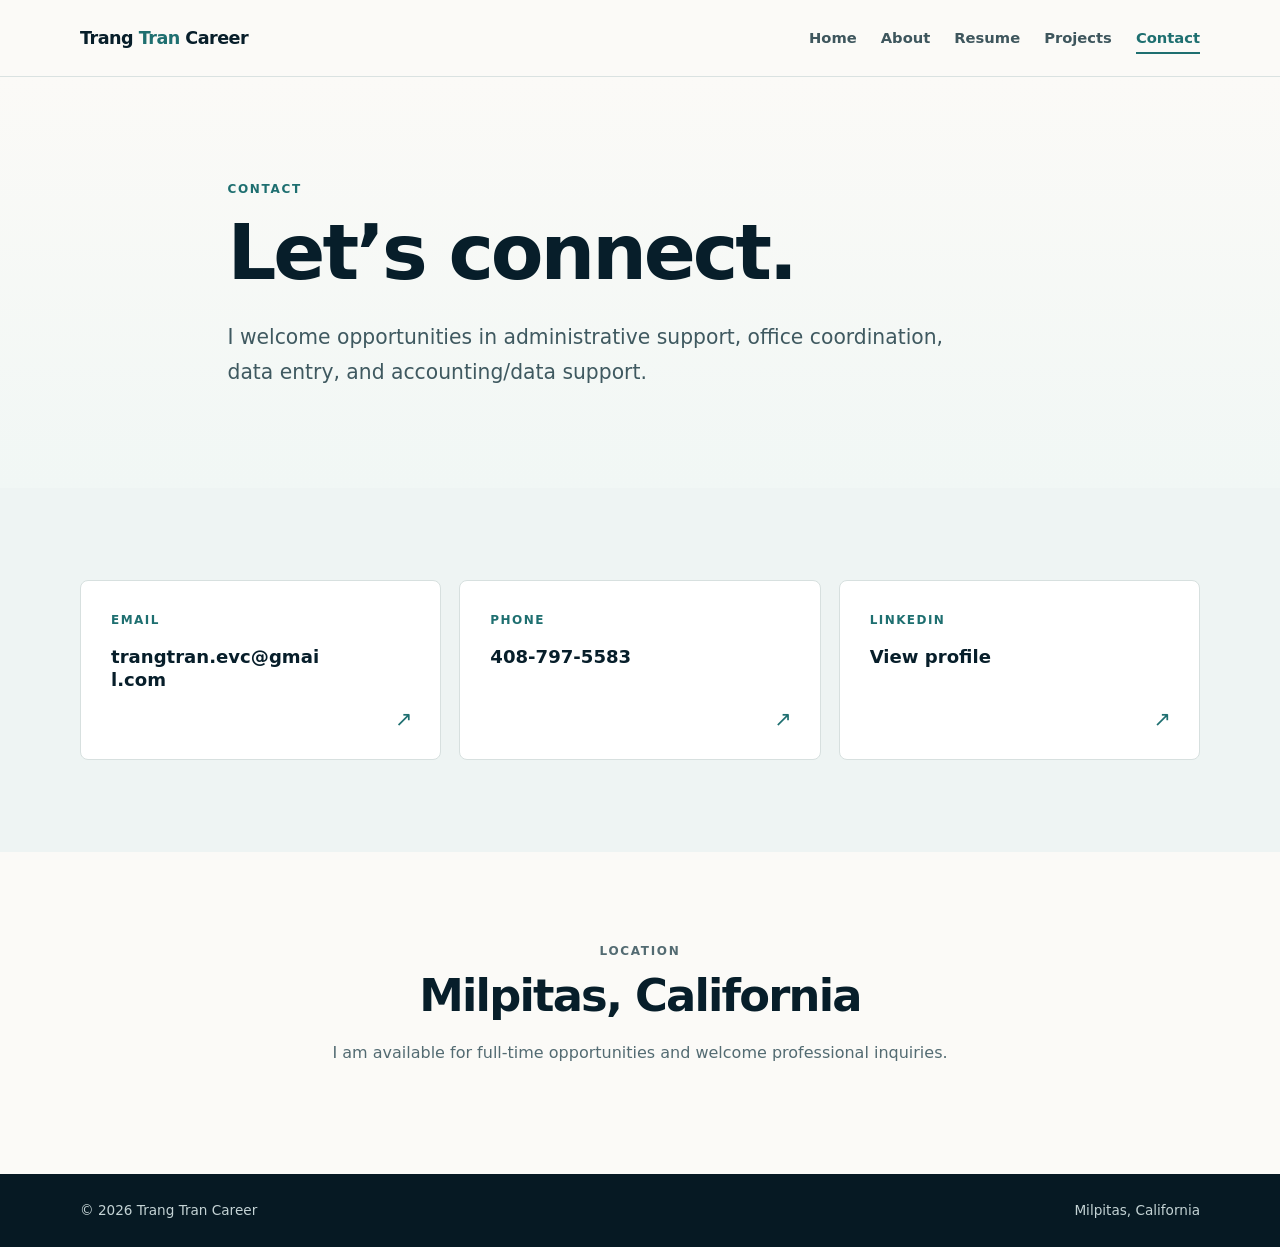
<file: contact.html>
<!doctype html>
<html lang="en">
<head>
  <meta charset="utf-8">
  <meta name="viewport" content="width=device-width, initial-scale=1">
  <meta name="description" content="Contact Trang Tran for administrative support, office coordination, data-entry, and accounting/data-support opportunities, including roles that value Excel and SQL skills.">
  <meta name="theme-color" content="#102f3f">
  <title>Contact | Trang Tran Career</title>
  <link rel="stylesheet" href="styles.css">
  <script defer src="script.js"></script>
</head>
<body>
  <a class="skip-link" href="#main-content">Skip to content</a>
  <header class="site-header"><div class="container nav-wrap"><a class="brand" href="index.html" aria-label="Trang Tran Career home">Trang <span>Tran</span> Career</a><nav aria-label="Primary navigation"><ul class="nav-list"><li><a href="index.html">Home</a></li><li><a href="about.html">About</a></li><li><a href="resume.html">Resume</a></li><li><a href="projects.html">Projects</a></li><li><a class="active" aria-current="page" href="contact.html">Contact</a></li></ul></nav></div></header>
  <main id="main-content">
    <section class="page-intro section"><div class="container narrow"><p class="eyebrow">Contact</p><h1>Let’s connect.</h1><p class="lead">I welcome opportunities in administrative support, office coordination, data entry, and accounting/data support.</p></div></section>
    <section class="section section-muted"><div class="container contact-grid"><a class="contact-card" href="mailto:trangtran.evc@gmail.com"><span class="contact-label">Email</span><strong>trangtran.evc@gmail.com</strong><span class="contact-arrow" aria-hidden="true">↗</span></a><a class="contact-card" href="tel:+14087975583"><span class="contact-label">Phone</span><strong>408-797-5583</strong><span class="contact-arrow" aria-hidden="true">↗</span></a><a class="contact-card" href="https://www.linkedin.com/in/trang-tran-2147ab157/" target="_blank" rel="noopener noreferrer"><span class="contact-label">LinkedIn</span><strong>View profile</strong><span class="contact-arrow" aria-hidden="true">↗</span></a></div></section>
    <section class="section"><div class="container narrow centered"><p class="eyebrow">Location</p><h2>Milpitas, California</h2><p>I am available for full-time opportunities and welcome professional inquiries.</p></div></section>
  </main>
  <footer class="site-footer"><div class="container footer-wrap"><p>© <span data-current-year></span> Trang Tran Career</p><p>Milpitas, California</p></div></footer>
</body>
</html>
</file>
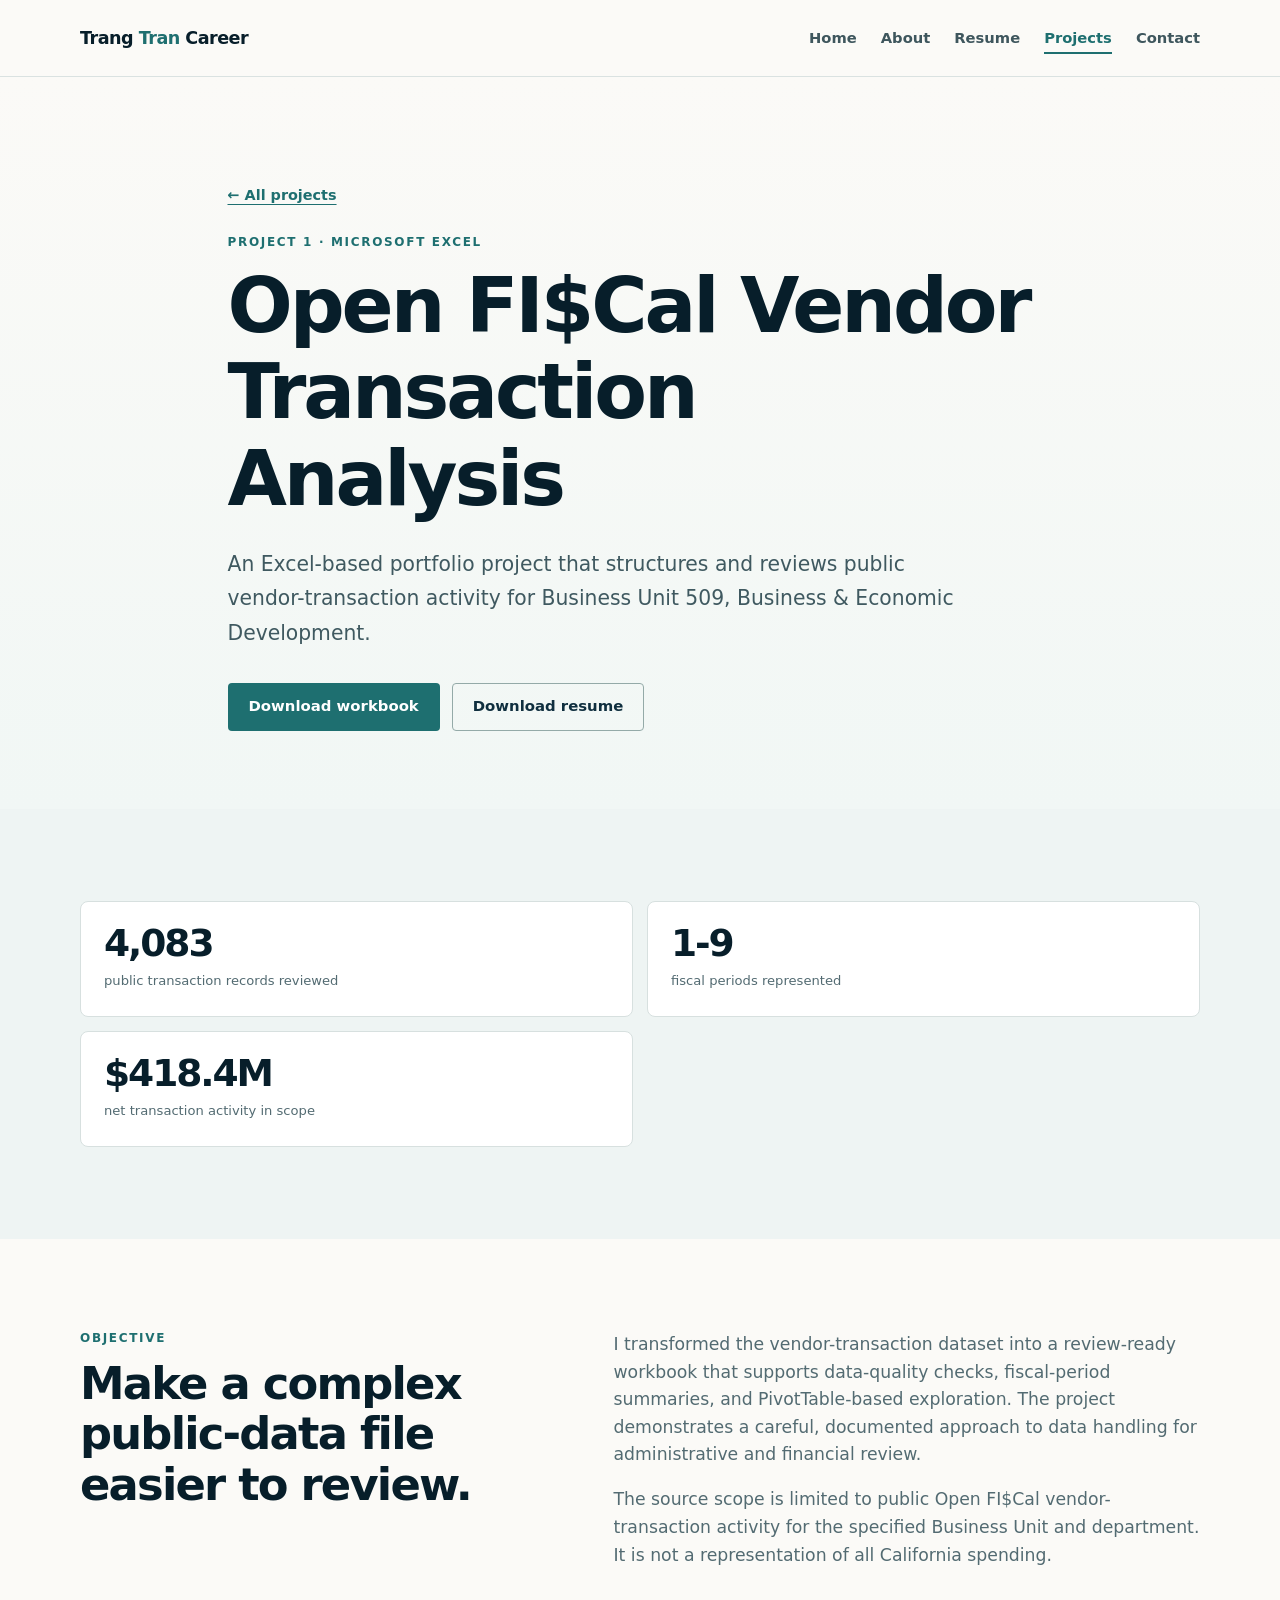
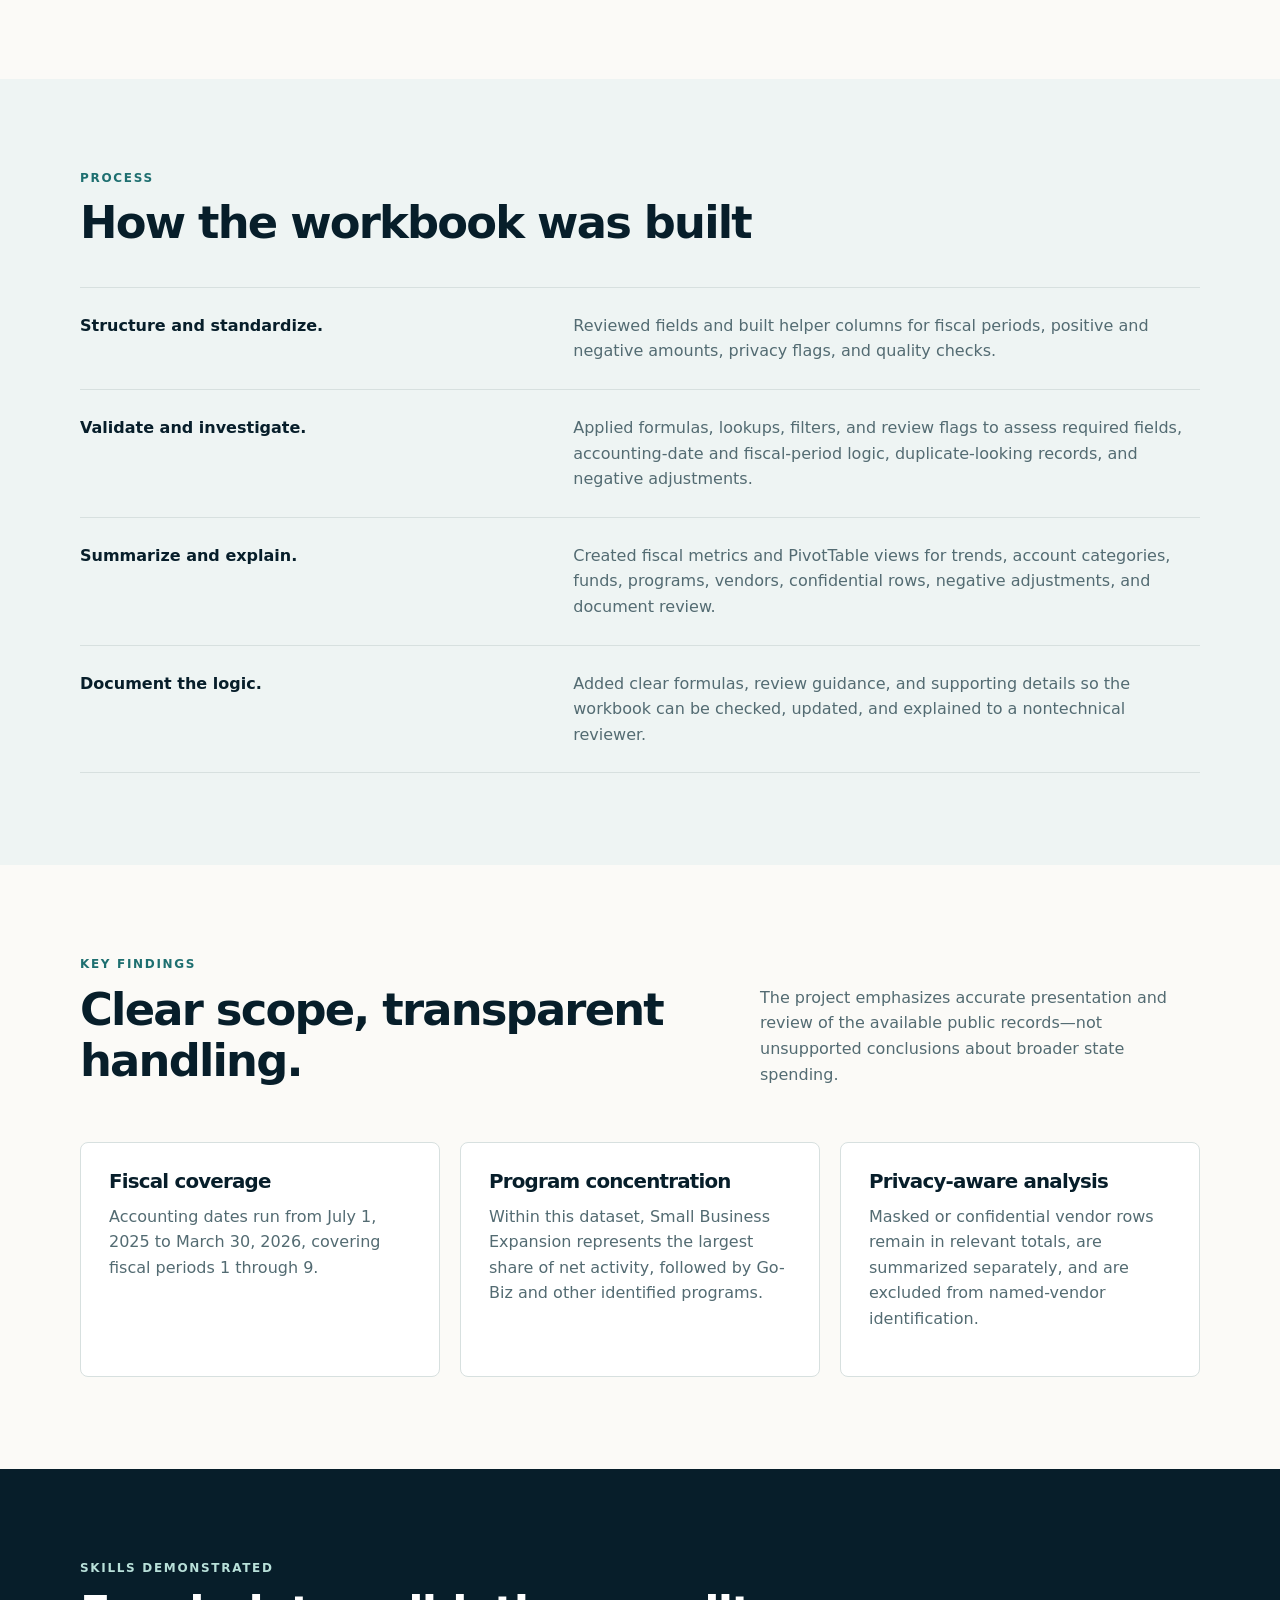
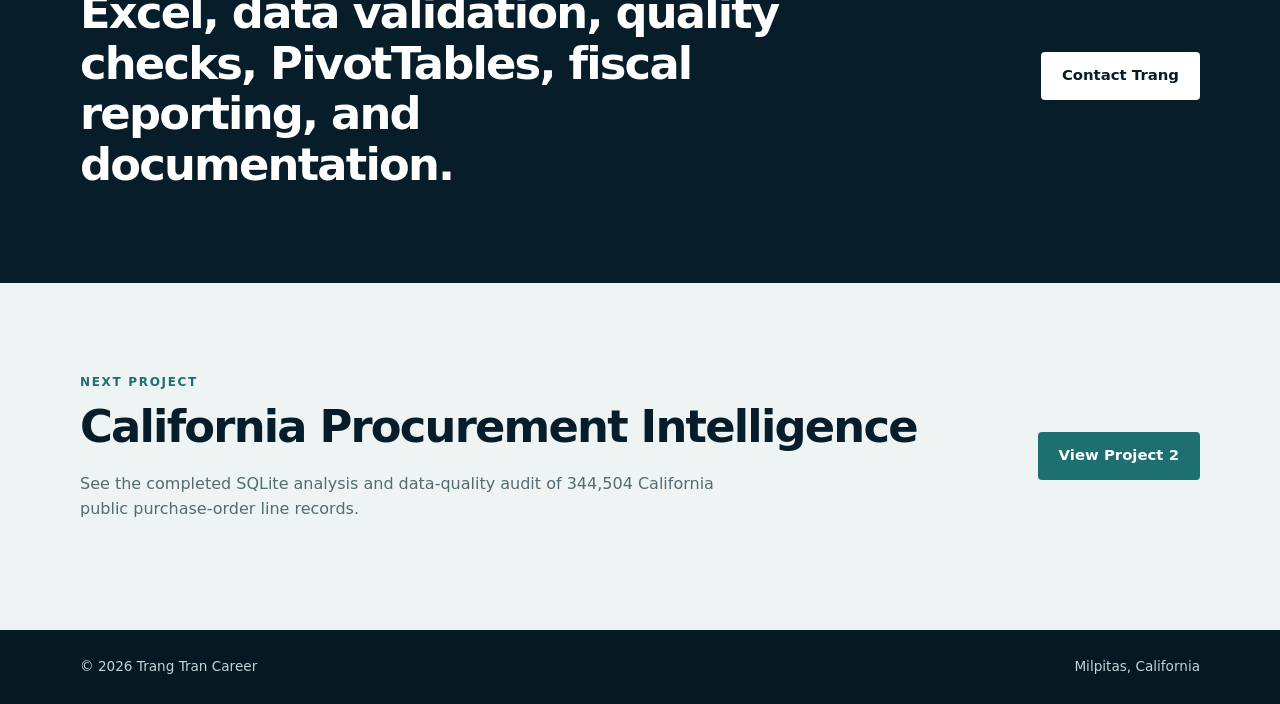
<file: open-fiscal-vendor-transaction-analysis.html>
<!doctype html>
<html lang="en">
<head>
  <meta charset="utf-8">
  <meta name="viewport" content="width=device-width, initial-scale=1">
  <meta name="description" content="Open FI$Cal Vendor Transaction Analysis, an Excel public-finance portfolio project by Trang Tran.">
  <meta name="theme-color" content="#102f3f">
  <title>Open FI$Cal Vendor Transaction Analysis | Trang Tran Career</title>
  <link rel="stylesheet" href="../styles.css">
  <script defer src="../script.js"></script>
</head>
<body>
  <a class="skip-link" href="#main-content">Skip to content</a>
  <header class="site-header"><div class="container nav-wrap"><a class="brand" href="../index.html" aria-label="Trang Tran Career home">Trang <span>Tran</span> Career</a><nav aria-label="Primary navigation"><ul class="nav-list"><li><a href="../index.html">Home</a></li><li><a href="../about.html">About</a></li><li><a href="../resume.html">Resume</a></li><li><a class="active" aria-current="page" href="../projects.html">Projects</a></li><li><a href="../contact.html">Contact</a></li></ul></nav></div></header>
  <main id="main-content">
    <section class="page-intro section"><div class="container narrow"><a class="back-link" href="../projects.html">← All projects</a><p class="eyebrow">Project 1 · Microsoft Excel</p><h1>Open FI$Cal Vendor Transaction Analysis</h1><p class="lead">An Excel-based portfolio project that structures and reviews public vendor-transaction activity for Business Unit 509, Business &amp; Economic Development.</p><div class="button-row"><a class="button button-primary" href="../assets/Open_Fiscal_Vendor_Transaction_Analysis.xlsx" download>Download workbook</a><a class="button button-secondary" href="../assets/Trang_Tran_Resume.pdf" download>Download resume</a></div></div></section>
    <section class="section section-muted"><div class="container metric-grid project-metric-grid"><article class="metric-card"><strong>4,083</strong><span>public transaction records reviewed</span></article><article class="metric-card"><strong>1-9</strong><span>fiscal periods represented</span></article><article class="metric-card"><strong>$418.4M</strong><span>net transaction activity in scope</span></article></div></section>
    <section class="section"><div class="container two-col"><div><p class="eyebrow">Objective</p><h2>Make a complex public-data file easier to review.</h2></div><div class="body-copy"><p>I transformed the vendor-transaction dataset into a review-ready workbook that supports data-quality checks, fiscal-period summaries, and PivotTable-based exploration. The project demonstrates a careful, documented approach to data handling for administrative and financial review.</p><p>The source scope is limited to public Open FI$Cal vendor-transaction activity for the specified Business Unit and department. It is not a representation of all California spending.</p></div></div></section>
    <section class="section section-muted"><div class="container"><div class="section-heading"><p class="eyebrow">Process</p><h2>How the workbook was built</h2></div><ol class="process-list"><li><strong>Structure and standardize.</strong><span>Reviewed fields and built helper columns for fiscal periods, positive and negative amounts, privacy flags, and quality checks.</span></li><li><strong>Validate and investigate.</strong><span>Applied formulas, lookups, filters, and review flags to assess required fields, accounting-date and fiscal-period logic, duplicate-looking records, and negative adjustments.</span></li><li><strong>Summarize and explain.</strong><span>Created fiscal metrics and PivotTable views for trends, account categories, funds, programs, vendors, confidential rows, negative adjustments, and document review.</span></li><li><strong>Document the logic.</strong><span>Added clear formulas, review guidance, and supporting details so the workbook can be checked, updated, and explained to a nontechnical reviewer.</span></li></ol></div></section>
    <section class="section"><div class="container"><div class="section-heading split-heading"><div><p class="eyebrow">Key findings</p><h2>Clear scope, transparent handling.</h2></div><p>The project emphasizes accurate presentation and review of the available public records—not unsupported conclusions about broader state spending.</p></div><div class="feature-grid three-col"><article class="feature-card"><h3>Fiscal coverage</h3><p>Accounting dates run from July 1, 2025 to March 30, 2026, covering fiscal periods 1 through 9.</p></article><article class="feature-card"><h3>Program concentration</h3><p>Within this dataset, Small Business Expansion represents the largest share of net activity, followed by Go-Biz and other identified programs.</p></article><article class="feature-card"><h3>Privacy-aware analysis</h3><p>Masked or confidential vendor rows remain in relevant totals, are summarized separately, and are excluded from named-vendor identification.</p></article></div></div></section>
    <section class="section section-dark cta-section"><div class="container cta-content"><div><p class="eyebrow eyebrow-light">Skills demonstrated</p><h2>Excel, data validation, quality checks, PivotTables, fiscal reporting, and documentation.</h2></div><a class="button button-light" href="../contact.html">Contact Trang</a></div></section>
      <section class="section section-muted"><div class="container next-project"><div><p class="eyebrow">Next project</p><h2>California Procurement Intelligence</h2><p>See the completed SQLite analysis and data-quality audit of 344,504 California public purchase-order line records.</p></div><a class="button button-primary" href="california-procurement-intelligence-sqlite.html">View Project 2</a></div></section>
  </main>
  <footer class="site-footer"><div class="container footer-wrap"><p>© <span data-current-year></span> Trang Tran Career</p><p>Milpitas, California</p></div></footer>
</body>
</html>
</file>
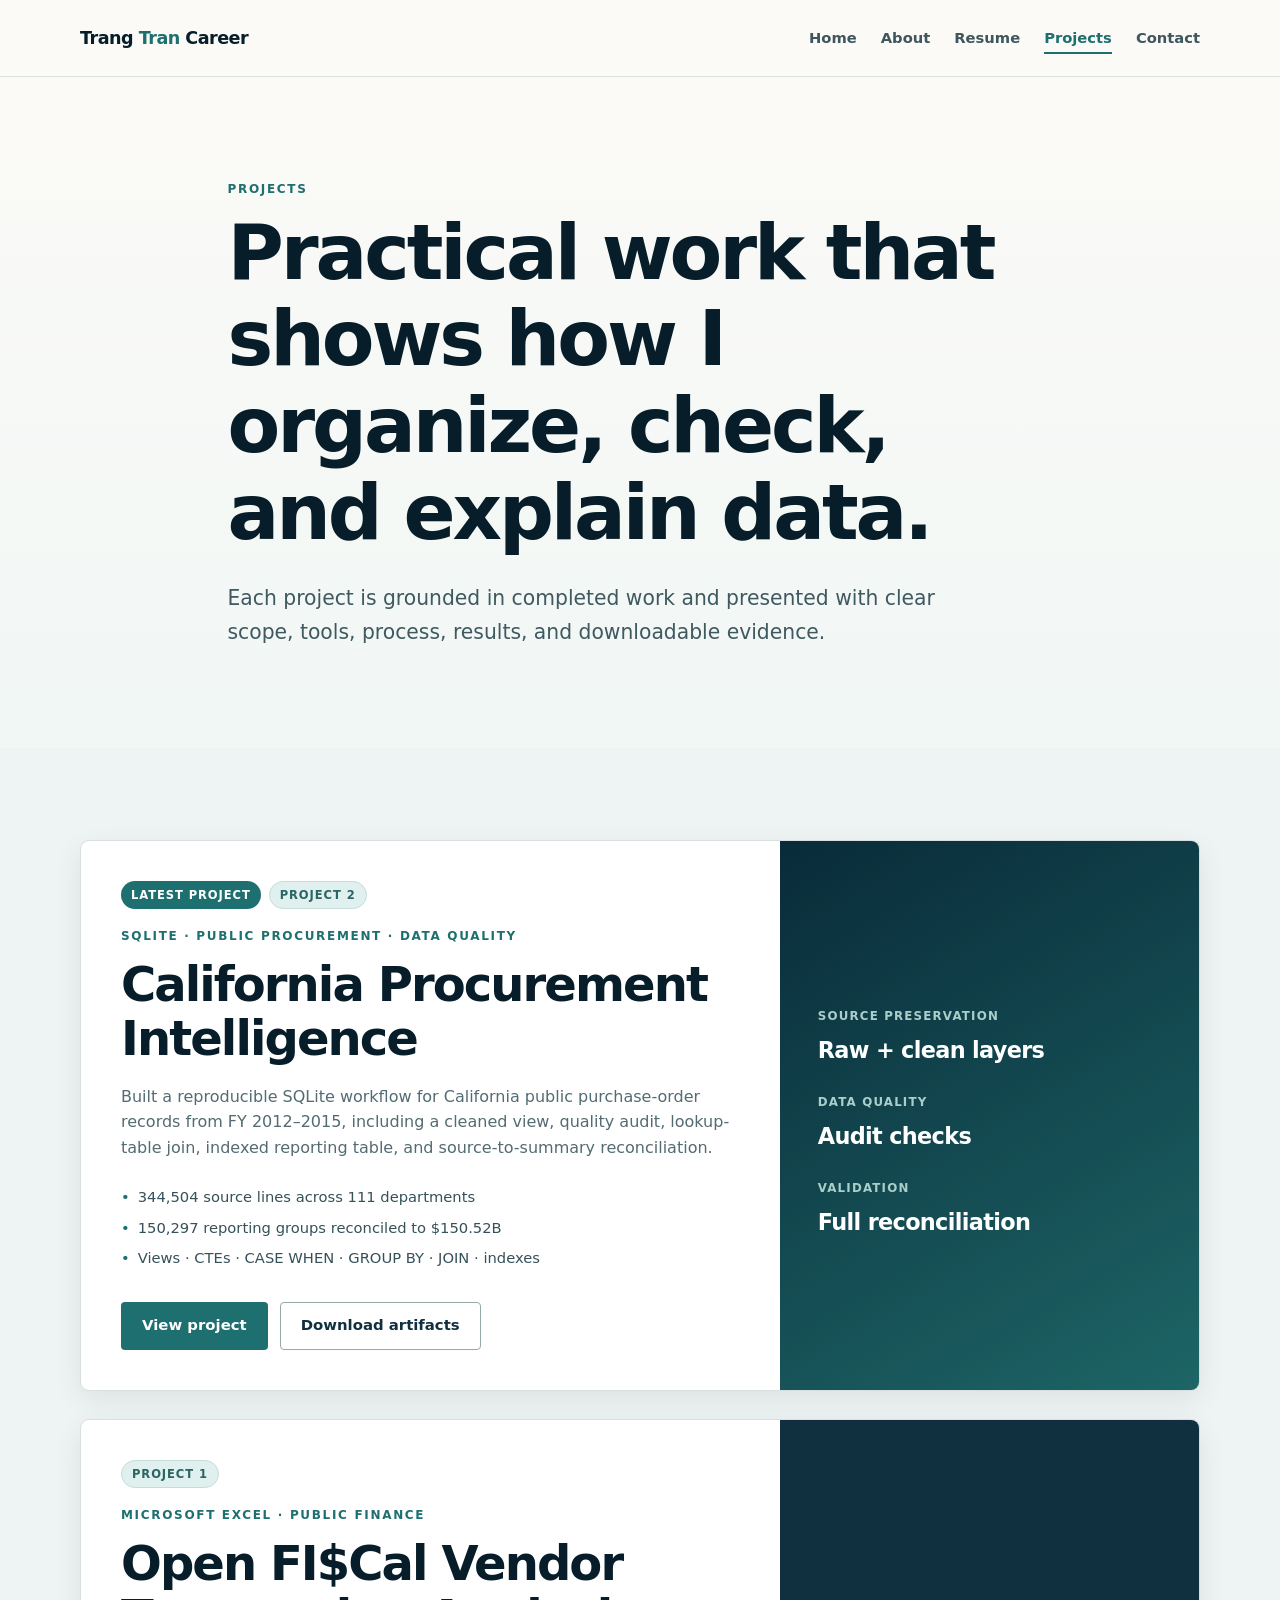
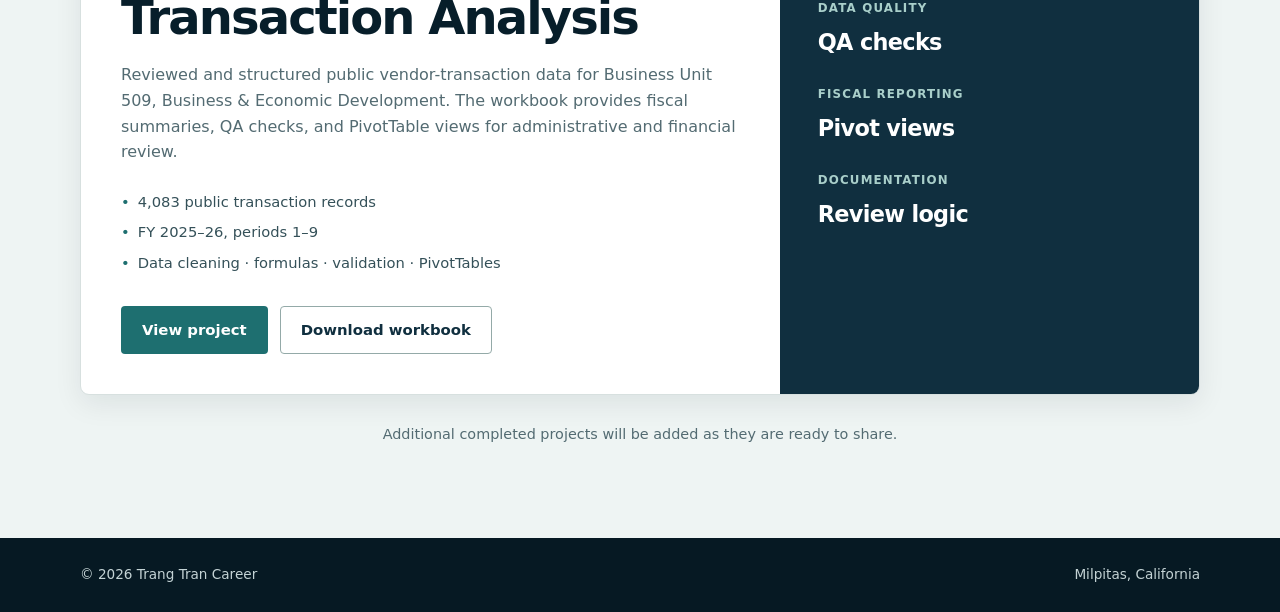
<file: projects.html>
<!doctype html>
<html lang="en">
<head>
  <meta charset="utf-8"><meta name="viewport" content="width=device-width, initial-scale=1">
  <meta name="description" content="Completed Excel and SQLite portfolio projects by Trang Tran, with downloadable work products and validation evidence.">
  <meta name="theme-color" content="#102f3f"><title>Projects | Trang Tran Career</title>
  <link rel="stylesheet" href="styles.css"><script defer src="script.js"></script>
</head>
<body>
  <a class="skip-link" href="#main-content">Skip to content</a>
  <header class="site-header">
    <div class="container nav-wrap">
      <a class="brand" href="index.html" aria-label="Trang Tran Career home">Trang <span>Tran</span> Career</a>
      <nav aria-label="Primary navigation"><ul class="nav-list"><li><a href="index.html">Home</a></li><li><a href="about.html">About</a></li><li><a href="resume.html">Resume</a></li><li><a class="active" aria-current="page" href="projects.html">Projects</a></li><li><a href="contact.html">Contact</a></li></ul></nav>
    </div>
  </header>
  <main id="main-content">
    <section class="page-intro section"><div class="container narrow"><p class="eyebrow">Projects</p><h1>Practical work that shows how I organize, check, and explain data.</h1><p class="lead">Each project is grounded in completed work and presented with clear scope, tools, process, results, and downloadable evidence.</p></div></section>
    <section class="section section-muted"><div class="container project-list">
      <article class="project-card project-card-featured">
        <div class="project-card-main"><div class="badge-row"><span class="badge">Latest project</span><span class="badge badge-soft">Project 2</span></div><p class="eyebrow">SQLite · Public procurement · Data quality</p><h2>California Procurement Intelligence</h2><p>Built a reproducible SQLite workflow for California public purchase-order records from FY 2012–2015, including a cleaned view, quality audit, lookup-table join, indexed reporting table, and source-to-summary reconciliation.</p><ul class="project-meta"><li>344,504 source lines across 111 departments</li><li>150,297 reporting groups reconciled to $150.52B</li><li>Views · CTEs · CASE WHEN · GROUP BY · JOIN · indexes</li></ul><div class="button-row"><a class="button button-primary" href="projects/california-procurement-intelligence-sqlite.html">View project</a><a class="button button-secondary" href="assets/project-2/California_Procurement_SQLite_Project_Artifacts.zip" download>Download artifacts</a></div></div>
        <div class="project-card-side sql-side"><span>Source preservation</span><strong>Raw + clean layers</strong><span>Data quality</span><strong>Audit checks</strong><span>Validation</span><strong>Full reconciliation</strong></div>
      </article>
      <article class="project-card">
        <div class="project-card-main"><div class="badge-row"><span class="badge badge-soft">Project 1</span></div><p class="eyebrow">Microsoft Excel · Public finance</p><h2>Open FI$Cal Vendor Transaction Analysis</h2><p>Reviewed and structured public vendor-transaction data for Business Unit 509, Business &amp; Economic Development. The workbook provides fiscal summaries, QA checks, and PivotTable views for administrative and financial review.</p><ul class="project-meta"><li>4,083 public transaction records</li><li>FY 2025–26, periods 1–9</li><li>Data cleaning · formulas · validation · PivotTables</li></ul><div class="button-row"><a class="button button-primary" href="projects/open-fiscal-vendor-transaction-analysis.html">View project</a><a class="button button-secondary" href="assets/Open_Fiscal_Vendor_Transaction_Analysis.xlsx" download>Download workbook</a></div></div>
        <div class="project-card-side"><span>Data quality</span><strong>QA checks</strong><span>Fiscal reporting</span><strong>Pivot views</strong><span>Documentation</span><strong>Review logic</strong></div>
      </article>
      <p class="future-note">Additional completed projects will be added as they are ready to share.</p>
    </div></section>
  </main>
  <footer class="site-footer">
    <div class="container footer-wrap">
      <p>© <span data-current-year></span> Trang Tran Career</p>
      <p>Milpitas, California</p>
    </div>
  </footer>
</body>
</html>
</file>
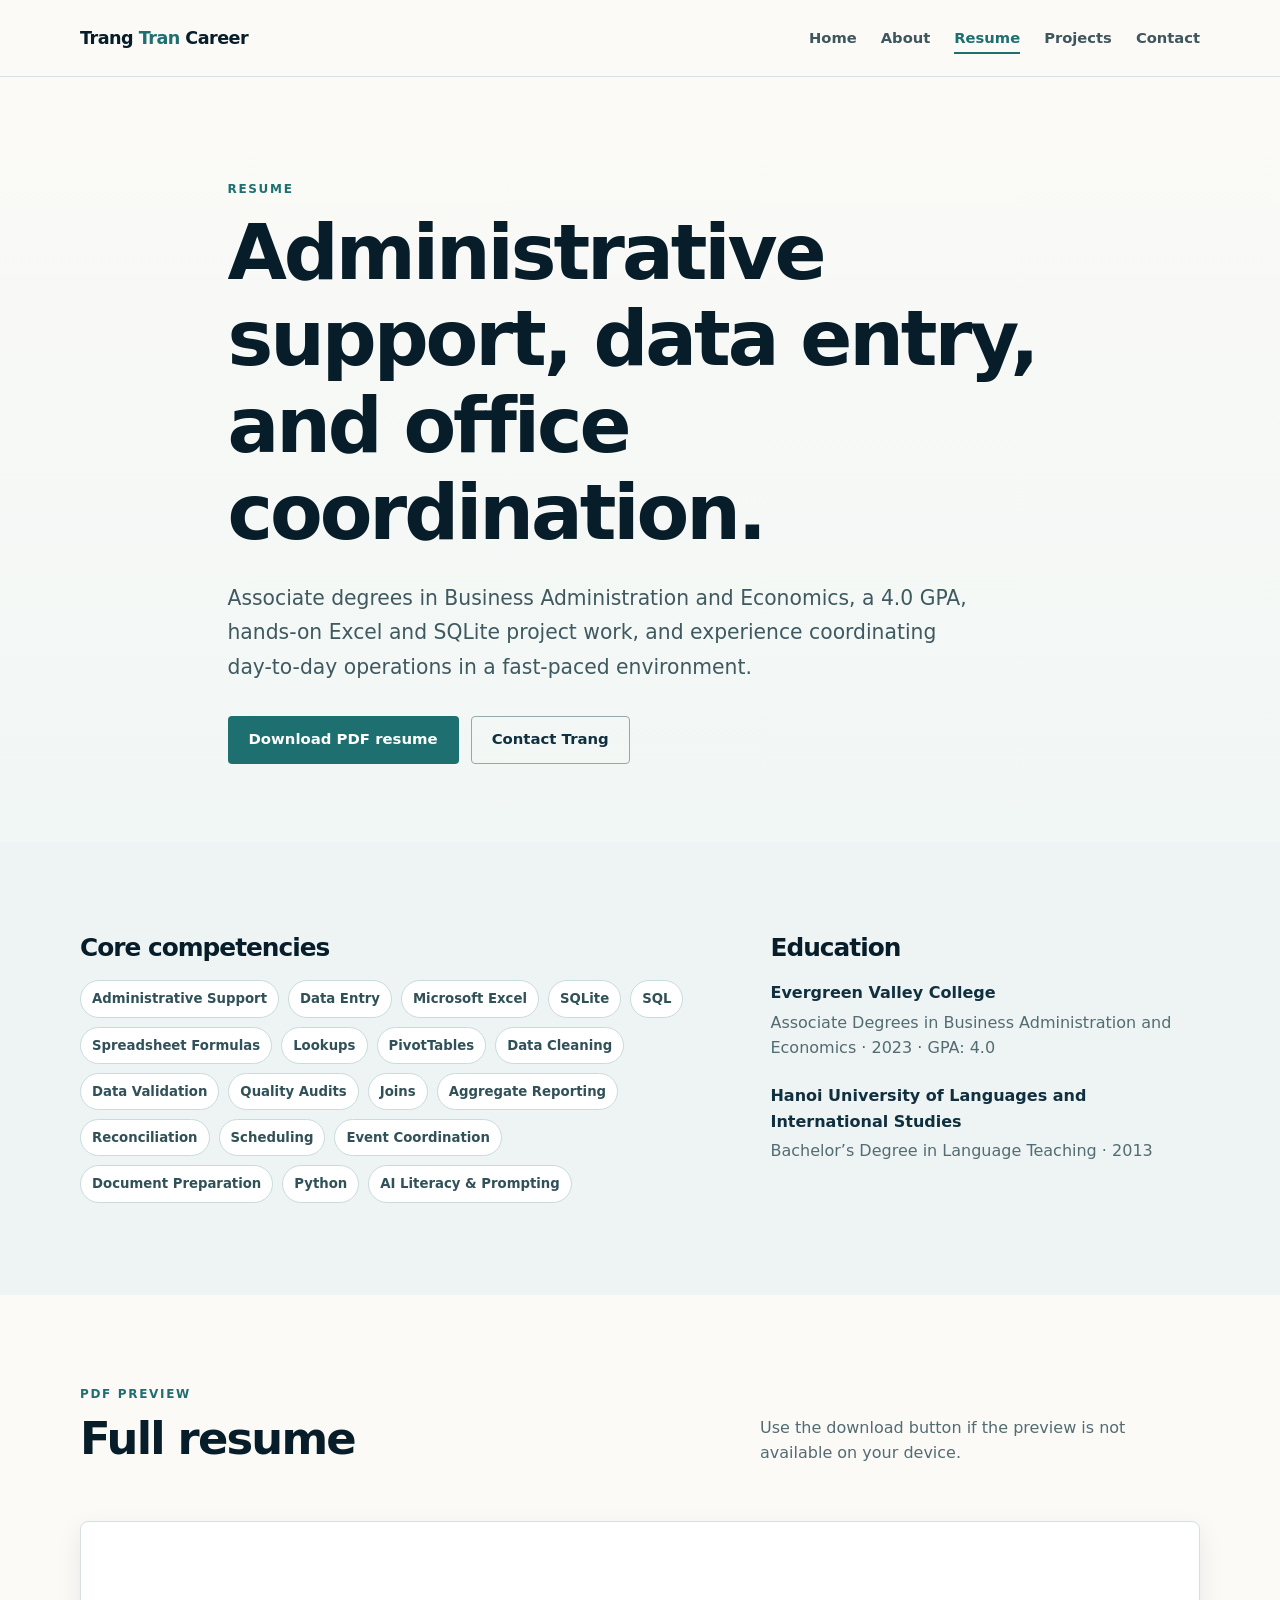
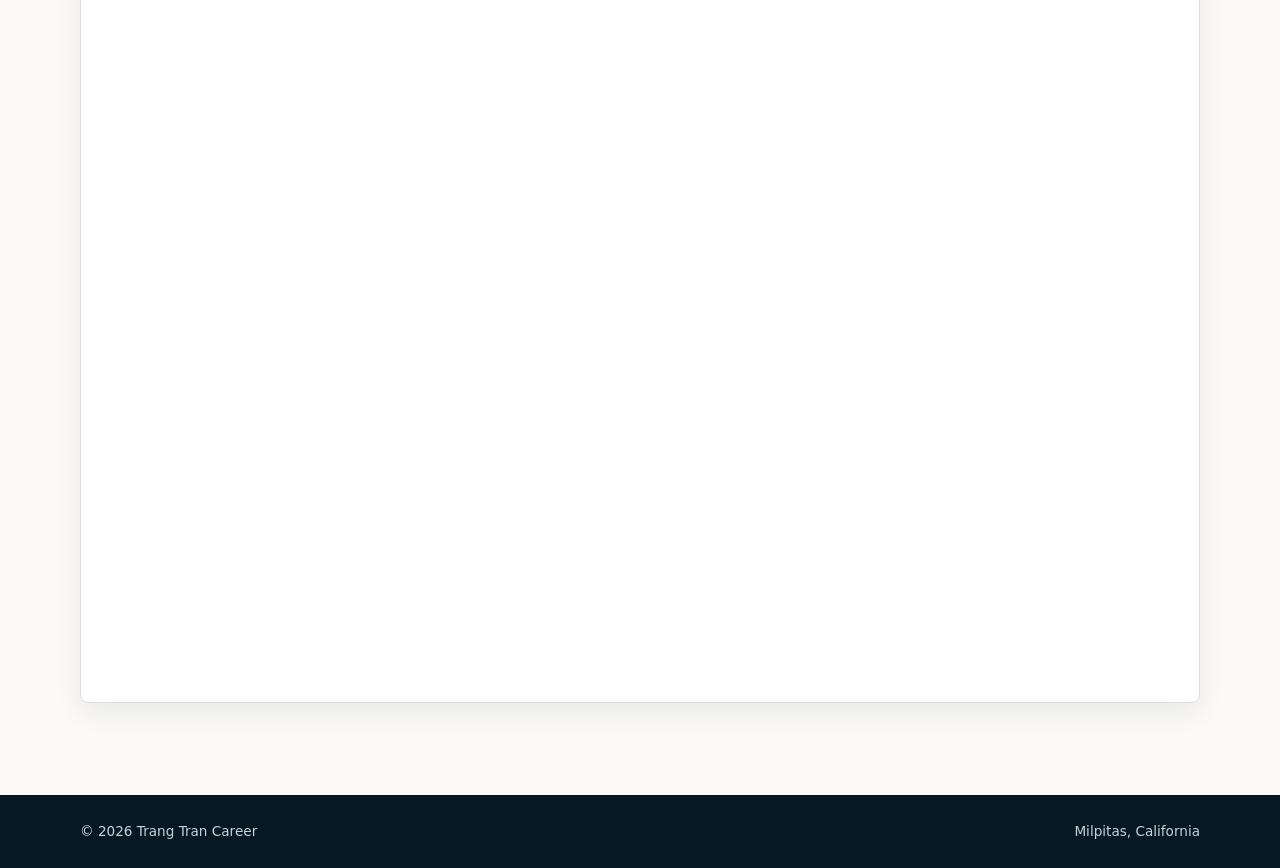
<file: resume.html>
<!doctype html>
<html lang="en">
<head>
  <meta charset="utf-8"><meta name="viewport" content="width=device-width, initial-scale=1">
  <meta name="description" content="Trang Tran’s resume for administrative support, data entry, office coordination, and accounting/data-support opportunities.">
  <meta name="theme-color" content="#102f3f"><title>Resume | Trang Tran Career</title>
  <link rel="stylesheet" href="styles.css"><script defer src="script.js"></script>
</head>
<body>
  <a class="skip-link" href="#main-content">Skip to content</a>
  <header class="site-header">
    <div class="container nav-wrap">
      <a class="brand" href="index.html" aria-label="Trang Tran Career home">Trang <span>Tran</span> Career</a>
      <nav aria-label="Primary navigation"><ul class="nav-list"><li><a href="index.html">Home</a></li><li><a href="about.html">About</a></li><li><a class="active" aria-current="page" href="resume.html">Resume</a></li><li><a href="projects.html">Projects</a></li><li><a href="contact.html">Contact</a></li></ul></nav>
    </div>
  </header>
  <main id="main-content">
    <section class="page-intro section"><div class="container narrow"><p class="eyebrow">Resume</p><h1>Administrative support, data entry, and office coordination.</h1><p class="lead">Associate degrees in Business Administration and Economics, a 4.0 GPA, hands-on Excel and SQLite project work, and experience coordinating day-to-day operations in a fast-paced environment.</p><div class="button-row"><a class="button button-primary" href="assets/Trang_Tran_Resume.pdf" download>Download PDF resume</a><a class="button button-secondary" href="contact.html">Contact Trang</a></div></div></section>
    <section class="section section-muted"><div class="container skills-wrap"><div class="skills-block"><h2>Core competencies</h2><ul class="tag-list"><li>Administrative Support</li><li>Data Entry</li><li>Microsoft Excel</li><li>SQLite</li><li>SQL</li><li>Spreadsheet Formulas</li><li>Lookups</li><li>PivotTables</li><li>Data Cleaning</li><li>Data Validation</li><li>Quality Audits</li><li>Joins</li><li>Aggregate Reporting</li><li>Reconciliation</li><li>Scheduling</li><li>Event Coordination</li><li>Document Preparation</li><li>Python</li><li>AI Literacy &amp; Prompting</li></ul></div><div class="education-block"><h2>Education</h2><dl class="timeline-list"><div><dt>Evergreen Valley College</dt><dd>Associate Degrees in Business Administration and Economics · 2023 · GPA: 4.0</dd></div><div><dt>Hanoi University of Languages and International Studies</dt><dd>Bachelor’s Degree in Language Teaching · 2013</dd></div></dl></div></div></section>
    <section class="section"><div class="container"><div class="section-heading split-heading"><div><p class="eyebrow">PDF preview</p><h2>Full resume</h2></div><p>Use the download button if the preview is not available on your device.</p></div><div class="resume-frame"><iframe title="Trang Tran resume preview" src="assets/Trang_Tran_Resume.pdf#view=FitH"><a href="assets/Trang_Tran_Resume.pdf">Download Trang Tran’s resume (PDF)</a></iframe></div></div></section>
  </main>
  <footer class="site-footer">
    <div class="container footer-wrap">
      <p>© <span data-current-year></span> Trang Tran Career</p>
      <p>Milpitas, California</p>
    </div>
  </footer>
</body>
</html>
</file>
<file: styles.css>
:root {
  --ink: #102f3f;
  --ink-dark: #071e2a;
  --paper: #fbfaf7;
  --mist: #eef4f3;
  --sea: #1e6f70;
  --sea-deep: #15595b;
  --sea-light: #dff0ee;
  --sun: #e3b257;
  --line: #d7e0df;
  --muted: #536b72;
  --shadow: 0 18px 45px rgba(7, 30, 42, .11);
}

* { box-sizing: border-box; }
html { scroll-behavior: smooth; }
body { margin: 0; background: var(--paper); color: var(--ink); font-family: Inter, ui-sans-serif, system-ui, -apple-system, BlinkMacSystemFont, "Segoe UI", sans-serif; font-size: 16px; line-height: 1.6; }
a { color: inherit; }
img { max-width: 100%; }
code { padding: .12em .36em; border-radius: 4px; background: #e5efed; color: #164f53; font-size: .9em; overflow-wrap: anywhere; }
.container { width: min(1120px, calc(100% - 48px)); margin: 0 auto; }
.narrow { width: min(825px, 100%); }
.section { padding: 92px 0; }
.section-muted { background: var(--mist); }
.section-dark { background: var(--ink-dark); color: #fff; }
.skip-link { position: fixed; left: 16px; top: -60px; z-index: 20; padding: 8px 14px; background: #fff; color: var(--ink); border-radius: 4px; transition: top .2s; }
.skip-link:focus { top: 16px; }
.site-header { position: sticky; top: 0; z-index: 10; background: rgba(251, 250, 247, .95); border-bottom: 1px solid rgba(215, 224, 223, .9); backdrop-filter: blur(12px); }
.nav-wrap, .footer-wrap, .cta-content, .split-heading { display: flex; align-items: center; justify-content: space-between; gap: 30px; }
.nav-wrap { min-height: 76px; }
.brand { color: var(--ink-dark); font-size: 1.1rem; font-weight: 800; text-decoration: none; letter-spacing: -.03em; white-space: nowrap; }
.brand span { color: var(--sea); }
.nav-list { display: flex; flex-wrap: wrap; gap: 24px; margin: 0; padding: 0; list-style: none; }
.nav-list a { position: relative; color: #3e565d; font-size: .92rem; font-weight: 700; text-decoration: none; }
.nav-list a:hover, .nav-list a:focus-visible, .nav-list a.active { color: var(--sea); }
.nav-list a.active::after { position: absolute; right: 0; bottom: -8px; left: 0; height: 2px; background: var(--sea); content: ""; }

.hero { overflow: hidden; padding-top: 110px; background: linear-gradient(120deg, #fbfaf7 0%, #fbfaf7 57%, #e1efec 57%, #e1efec 100%); }
.hero-grid { display: grid; grid-template-columns: minmax(0, 1.14fr) minmax(330px, .86fr); gap: 70px; align-items: center; }
.eyebrow { margin: 0 0 12px; color: var(--sea); font-size: .75rem; font-weight: 800; letter-spacing: .14em; line-height: 1.3; text-transform: uppercase; }
.eyebrow-light { color: #b8e0d9; }
h1, h2, h3, p { margin-top: 0; }
h1, h2, h3 { color: var(--ink-dark); line-height: 1.13; letter-spacing: -.04em; }
h1 { max-width: 900px; margin-bottom: 24px; font-size: clamp(2.65rem, 6vw, 5rem); }
h2 { margin-bottom: 18px; font-size: clamp(2rem, 3.5vw, 3.25rem); }
h3 { margin-bottom: 10px; font-size: 1.24rem; }
.section-dark h2, .section-dark h3 { color: #fff; }
.lead { max-width: 740px; color: #3f5960; font-size: clamp(1.08rem, 1.8vw, 1.27rem); line-height: 1.7; }
.muted-copy { color: var(--muted); }
.button-row { display: flex; flex-wrap: wrap; gap: 12px; margin-top: 32px; }
.button { display: inline-flex; align-items: center; justify-content: center; min-height: 48px; padding: 11px 20px; border: 1px solid transparent; border-radius: 4px; font-size: .93rem; font-weight: 800; text-decoration: none; transition: transform .18s, background .18s, border-color .18s; }
.button:hover { transform: translateY(-2px); }
.button-primary { background: var(--sea); color: #fff; }
.button-primary:hover { background: var(--sea-deep); }
.button-secondary { border-color: #94aaa8; color: var(--ink); }
.button-secondary:hover { border-color: var(--sea); background: #fff; }
.button-light { background: #fff; color: var(--ink-dark); }
.button-outline-light { border-color: rgba(255, 255, 255, .55); color: #fff; }
.button-outline-light:hover { background: rgba(255, 255, 255, .09); }
.hero-visual { padding: 30px; background: #fcfdfc; border: 1px solid #c9dcda; border-radius: 10px; box-shadow: var(--shadow); }
.visual-topline, .mini-report-head { display: flex; align-items: center; justify-content: space-between; gap: 14px; color: var(--muted); font-size: .78rem; font-weight: 800; letter-spacing: .03em; }
.status-dot { display: inline-block; width: 9px; height: 9px; margin-right: 7px; border-radius: 50%; background: #4caa76; box-shadow: 0 0 0 4px #def5e6; }
.metric-grid { display: grid; grid-template-columns: repeat(2, 1fr); gap: 14px; margin-top: 24px; }
.metric-card { padding: 23px; background: #fff; border: 1px solid var(--line); border-radius: 8px; }
.metric-card strong { display: block; margin-bottom: 5px; color: var(--ink-dark); font-size: clamp(1.9rem, 3vw, 2.35rem); line-height: 1; letter-spacing: -.055em; }
.metric-card span { color: var(--muted); font-size: .82rem; line-height: 1.4; }
.accent-card { background: var(--sea-light); border-color: #c5e5df; }
.mini-report { margin-top: 14px; padding: 20px; background: var(--ink); border-radius: 7px; color: #fff; }
.mini-report-head { color: #bcd5d2; }
.mini-pipeline { display: grid; grid-template-columns: repeat(2, 1fr); gap: 10px; margin: 18px 0 0; padding: 0; list-style: none; }
.mini-pipeline li { display: flex; align-items: center; gap: 9px; min-height: 54px; padding: 10px; border: 1px solid rgba(255,255,255,.13); border-radius: 6px; color: #e5f0ef; font-size: .78rem; line-height: 1.25; }
.mini-pipeline span { display: grid; flex: 0 0 28px; height: 28px; place-items: center; border-radius: 50%; background: rgba(227,178,87,.17); color: var(--sun); font-weight: 900; }

.section-heading { max-width: 880px; margin-bottom: 38px; }
.split-heading { max-width: none; align-items: end; }
.split-heading > p { max-width: 440px; margin-bottom: 17px; color: var(--muted); }
.feature-grid { display: grid; gap: 20px; }
.three-col { grid-template-columns: repeat(3, 1fr); }
.four-col { grid-template-columns: repeat(4, 1fr); }
.feature-card { padding: 28px; background: #fff; border: 1px solid var(--line); border-radius: 8px; }
.feature-card p, .body-copy p { color: var(--muted); }
.icon-box { display: inline-grid; width: 42px; height: 42px; margin-bottom: 22px; place-items: center; border-radius: 50%; background: var(--sea-light); color: var(--sea); font-size: .73rem; font-weight: 900; }

.project-spotlight { display: grid; grid-template-columns: 1.1fr .9fr; gap: 80px; align-items: center; }
.project-spotlight-copy > p:not(.eyebrow) { max-width: 630px; color: var(--muted); }
.check-list { display: grid; gap: 10px; margin: 28px 0; padding: 0; list-style: none; }
.check-list li { position: relative; padding-left: 28px; color: #375159; }
.check-list li::before { position: absolute; top: .5em; left: 0; width: 12px; height: 6px; border-bottom: 2px solid var(--sea); border-left: 2px solid var(--sea); transform: rotate(-45deg); content: ""; }
.text-link, .back-link { color: var(--sea); font-weight: 800; text-decoration-thickness: 1px; text-underline-offset: 4px; }
.project-panel { padding: 40px; border-radius: 8px; background: linear-gradient(140deg, var(--ink-dark), #164959); color: #fff; }
.panel-label { color: #b7d9d4; font-size: .76rem; font-weight: 800; letter-spacing: .13em; text-transform: uppercase; }
.panel-value { margin: 12px 0 4px; font-size: clamp(2.3rem, 4vw, 3.7rem); font-weight: 800; line-height: 1; letter-spacing: -.06em; }
.project-panel p { color: #cae0de; font-size: .91rem; }
.panel-rule { height: 1px; margin: 28px 0; background: rgba(255, 255, 255, .22); }
.project-stats { display: grid; gap: 17px; margin: 0; }
.project-stats div { display: flex; justify-content: space-between; gap: 18px; }
.project-stats dt { color: #b7d9d4; font-size: .82rem; }
.project-stats dd { margin: 0; font-weight: 800; text-align: right; }

.compact-project-grid { display: grid; grid-template-columns: repeat(2, 1fr); gap: 20px; }
.compact-project-card { position: relative; min-height: 295px; padding: 34px; border: 1px solid var(--line); border-radius: 9px; background: #fff; box-shadow: 0 8px 22px rgba(7,30,42,.06); }
.compact-project-card p:not(.eyebrow) { max-width: 460px; color: var(--muted); }
.compact-project-card .text-link { position: absolute; bottom: 31px; left: 34px; }
.project-number { position: absolute; top: 26px; right: 28px; color: #c3d4d2; font-size: 2rem; font-weight: 900; letter-spacing: -.08em; }

.cta-content { align-items: center; }
.cta-content h2 { max-width: 700px; margin-bottom: 0; }
.cta-border { border-top: 1px solid rgba(255,255,255,.13); }
.site-footer { padding: 26px 0; background: #061923; color: #c4d3d5; font-size: .85rem; }
.site-footer p { margin: 0; }
.page-intro { padding-top: 105px; padding-bottom: 78px; background: linear-gradient(180deg, #fbfaf7, #f1f7f5); }
.project-hero { padding-bottom: 90px; }
.two-col { display: grid; grid-template-columns: .85fr 1.15fr; gap: 100px; align-items: start; }
.body-copy p { font-size: 1.08rem; }
.skills-wrap { display: grid; grid-template-columns: 1.3fr .9fr; gap: 70px; align-items: start; }
.skills-wrap h2 { font-size: 1.55rem; }
.tag-list { display: flex; flex-wrap: wrap; gap: 9px; margin: 0; padding: 0; list-style: none; }
.tag-list li { padding: 7px 11px; border: 1px solid #c9dcda; border-radius: 99px; background: #fff; color: #315158; font-size: .83rem; font-weight: 700; }
.timeline-list { display: grid; gap: 22px; margin: 0; }
.timeline-list dt { margin-bottom: 4px; font-weight: 800; }
.timeline-list dd { margin: 0; color: var(--muted); }
.resume-frame { overflow: hidden; min-height: 780px; border: 1px solid var(--line); border-radius: 8px; background: #fff; box-shadow: 0 9px 26px rgba(7, 30, 42, .08); }
.resume-frame iframe { display: block; width: 100%; min-height: 780px; border: 0; }

.project-list { display: grid; gap: 28px; }
.project-card { display: grid; grid-template-columns: 1.25fr .75fr; overflow: hidden; border: 1px solid var(--line); border-radius: 9px; background: #fff; box-shadow: 0 9px 28px rgba(7, 30, 42, .08); }
.project-card-main { padding: 40px; }
.project-card-main > p:not(.eyebrow) { max-width: 680px; color: var(--muted); }
.project-card-main h2 { font-size: clamp(2rem, 4vw, 3rem); }
.project-meta { display: grid; gap: 7px; margin: 25px 0 0; padding: 0; color: #355159; list-style: none; font-size: .92rem; }
.project-meta li::before { margin-right: 8px; color: var(--sea); content: "•"; }
.project-card-side { display: grid; align-content: center; gap: 7px; padding: 38px; background: var(--ink); color: #fff; }
.project-card-side.sql-side { background: linear-gradient(150deg, #092b39, #1d6566); }
.project-card-side span { margin-top: 17px; color: #a9cfca; font-size: .74rem; font-weight: 800; letter-spacing: .1em; text-transform: uppercase; }
.project-card-side strong { font-size: 1.4rem; letter-spacing: -.03em; }
.future-note { margin: 0; color: var(--muted); font-size: .9rem; text-align: center; }
.badge-row { display: flex; flex-wrap: wrap; gap: 8px; margin-bottom: 20px; }
.badge { display: inline-flex; align-items: center; min-height: 28px; padding: 4px 10px; border-radius: 999px; background: var(--sea); color: #fff; font-size: .72rem; font-weight: 900; letter-spacing: .08em; text-transform: uppercase; }
.badge-soft { border: 1px solid #c7dcda; background: var(--sea-light); color: #2b6465; }

.contact-grid { display: grid; grid-template-columns: repeat(3, 1fr); gap: 18px; }
.contact-card { position: relative; display: block; min-height: 180px; padding: 30px; border: 1px solid var(--line); border-radius: 8px; background: #fff; text-decoration: none; transition: transform .18s, box-shadow .18s; }
.contact-card:hover { transform: translateY(-3px); box-shadow: var(--shadow); }
.contact-label { display: block; margin-bottom: 15px; color: var(--sea); font-size: .75rem; font-weight: 800; letter-spacing: .12em; text-transform: uppercase; }
.contact-card strong { display: block; max-width: 210px; color: var(--ink-dark); font-size: 1.13rem; line-height: 1.3; overflow-wrap: anywhere; }
.contact-arrow { position: absolute; right: 28px; bottom: 22px; color: var(--sea); font-size: 1.3rem; }
.centered { text-align: center; }
.centered > p { color: var(--muted); }

.project-metric-grid { margin-top: 0; }
.process-list { display: grid; gap: 0; margin: 0; padding: 0; list-style: none; border-top: 1px solid var(--line); }
.process-list li { display: grid; grid-template-columns: .85fr 1.15fr; gap: 30px; padding: 25px 0; border-bottom: 1px solid var(--line); }
.process-list strong { color: var(--ink-dark); }
.process-list span { color: var(--muted); }
.numbered-process strong > span { display: inline-grid; width: 34px; height: 34px; margin-right: 12px; place-items: center; border-radius: 50%; background: var(--sea-light); color: var(--sea); font-size: .72rem; font-weight: 900; }
.back-link { display: inline-block; margin-bottom: 28px; font-size: .9rem; }
.next-project { display: flex; align-items: center; justify-content: space-between; gap: 40px; }
.next-project p:not(.eyebrow) { max-width: 670px; color: var(--muted); }

.architecture-shell { display: grid; grid-template-columns: 1.15fr .85fr; gap: 34px; align-items: start; }
.architecture-flow { display: grid; grid-template-columns: 1fr; gap: 10px; align-content: start; padding: 28px; border: 1px solid var(--line); border-radius: 10px; background: #fff; }
.flow-node { min-height: 0; padding: 18px 20px; border: 1px solid #cbdcda; border-radius: 8px; background: #fbfdfc; }
.flow-node span { display: block; color: var(--sea); font-size: .72rem; font-weight: 900; letter-spacing: .1em; text-transform: uppercase; }
.flow-node strong { display: block; margin: 8px 0 4px; color: var(--ink-dark); font-size: .98rem; overflow-wrap: anywhere; }
.flow-node small { color: var(--muted); }
.flow-node-accent { border-color: #9ecac6; background: var(--sea-light); }
.flow-arrow { display: grid; min-height: 26px; place-items: center; color: var(--sea); font-size: 1.4rem; font-weight: 900; transform: rotate(90deg); }
.architecture-image { display: flex; flex-direction: column; justify-content: center; margin: 0; padding: 24px; border: 1px solid var(--line); border-radius: 10px; background: #fff; }
.architecture-image a { display: block; }
.architecture-image img { display: block; width: 100%; border: 1px solid #e1e6e5; }
.architecture-image figcaption, .figure-card figcaption { margin-top: 12px; color: var(--muted); font-size: .8rem; line-height: 1.45; }

.audit-grid { display: grid; grid-template-columns: repeat(3, 1fr); gap: 15px; }
.audit-card { min-height: 150px; padding: 24px; border: 1px solid rgba(255,255,255,.15); border-radius: 8px; background: rgba(255,255,255,.055); }
.audit-card strong { display: block; margin-bottom: 9px; color: #fff; font-size: 2.25rem; line-height: 1; letter-spacing: -.055em; }
.audit-card span { color: #bcd4d4; font-size: .88rem; }
.dark-note { max-width: 900px; margin: 28px 0 0; color: #bdd0d2; }

.data-table-wrap { min-width: 0; max-width: 100%; overflow-x: auto; border: 1px solid var(--line); border-radius: 9px; background: #fff; box-shadow: 0 6px 20px rgba(7,30,42,.05); }
.data-table { width: 100%; min-width: 760px; border-collapse: collapse; font-size: .9rem; }
.data-table caption { position: absolute; width: 1px; height: 1px; overflow: hidden; clip: rect(0 0 0 0); white-space: nowrap; }
.data-table th, .data-table td { padding: 15px 17px; border-bottom: 1px solid #e4eae9; text-align: left; vertical-align: top; }
.data-table thead th { background: var(--ink); color: #fff; font-size: .74rem; letter-spacing: .06em; text-transform: uppercase; }
.data-table tbody th { color: var(--ink-dark); font-weight: 800; }
.data-table tbody tr:last-child th, .data-table tbody tr:last-child td { border-bottom: 0; }
.data-table tbody tr:hover { background: #f7fbfa; }
.data-table .num { font-variant-numeric: tabular-nums; text-align: right; white-space: nowrap; }
.table-highlight { background: var(--sea-light); }
.inline-download { margin-top: 18px; text-align: right; }
.ranking-grid { display: grid; grid-template-columns: repeat(2, minmax(0, 1fr)); gap: 26px; }
.ranking-grid > div { min-width: 0; }
.ranking-grid h3 { margin-bottom: 15px; }
.compact-table .data-table { min-width: 650px; font-size: .82rem; }
.compact-table .data-table th, .compact-table .data-table td { padding: 12px 13px; }
.table-link { display: inline-block; margin-top: 16px; }

.validation-grid { display: grid; grid-template-columns: repeat(2, 1fr); gap: 20px; }
.validation-card { padding: 34px; border: 1px solid var(--line); border-radius: 9px; background: #fff; }
.validation-card-accent { background: var(--sea-light); border-color: #b9deda; }
.validation-label { display: block; color: var(--sea); font-size: .73rem; font-weight: 900; letter-spacing: .11em; text-transform: uppercase; }
.validation-card strong { display: block; margin: 12px 0; color: var(--ink-dark); font-size: clamp(2rem, 4vw, 3.2rem); line-height: 1; letter-spacing: -.06em; }
.validation-card p { color: var(--muted); }

.evidence-grid { display: grid; grid-template-columns: repeat(2, minmax(0, 1fr)); gap: 20px; }
.figure-card { display: flex; flex-direction: column; margin: 0; padding: 18px; border: 1px solid var(--line); border-radius: 9px; background: #fff; box-shadow: 0 6px 20px rgba(7,30,42,.055); }
.figure-card a { display: flex; min-height: 150px; align-items: center; justify-content: center; overflow: hidden; border: 1px solid #e2e8e7; border-radius: 5px; background: #f9fbfa; }
.figure-card img { display: block; width: 100%; height: auto; transition: transform .2s; }
.figure-card a:hover img { transform: scale(1.012); }
.figure-wide a { min-height: 220px; }

.download-grid { display: grid; grid-template-columns: repeat(4, 1fr); gap: 15px; }
.download-card { display: flex; min-height: 180px; padding: 23px; flex-direction: column; border: 1px solid var(--line); border-radius: 8px; background: #fff; text-decoration: none; transition: transform .18s, box-shadow .18s, border-color .18s; }
.download-card:hover { transform: translateY(-3px); border-color: #aacbc8; box-shadow: 0 12px 26px rgba(7,30,42,.08); }
.download-card span { color: var(--sea); font-size: .72rem; font-weight: 900; letter-spacing: .1em; text-transform: uppercase; }
.download-card strong { margin: 10px 0 6px; color: var(--ink-dark); font-size: 1.05rem; line-height: 1.25; }
.download-card small { margin-top: auto; color: var(--muted); line-height: 1.45; }
.download-card-primary { background: var(--ink); border-color: var(--ink); }
.download-card-primary span { color: #a9d6d0; }
.download-card-primary strong { color: #fff; }
.download-card-primary small { color: #c2d4d5; }

.source-note { display: grid; grid-template-columns: .9fr 1.1fr; gap: 80px; align-items: start; }
.source-note p { color: #bed1d3; }
.source-note .button { margin-top: 10px; }

@media (max-width: 980px) {
  .four-col { grid-template-columns: repeat(2, 1fr); }
  .download-grid { grid-template-columns: repeat(2, 1fr); }
  .architecture-shell { grid-template-columns: 1fr; }
  .architecture-image { max-width: 600px; }
}

@media (max-width: 820px) {
  .container { width: min(100% - 36px, 1120px); }
  .section { padding: 68px 0; }
  .nav-wrap { min-height: 70px; align-items: center; }
  .nav-list { gap: 12px 18px; justify-content: flex-end; }
  .nav-list a { font-size: .83rem; }
  .hero { padding-top: 72px; background: linear-gradient(170deg, #fbfaf7 0%, #fbfaf7 55%, #e1efec 55%, #e1efec 100%); }
  .hero-grid, .project-spotlight, .two-col, .skills-wrap, .project-card, .source-note { grid-template-columns: 1fr; gap: 42px; }
  .hero-visual { max-width: 620px; }
  .three-col, .contact-grid, .audit-grid { grid-template-columns: 1fr; }
  .compact-project-grid, .ranking-grid { grid-template-columns: 1fr; }
  .feature-grid { gap: 14px; }
  .project-card-side { grid-template-columns: repeat(3, 1fr); gap: 7px 13px; }
  .project-card-side span { margin-top: 0; }
  .project-card-side strong { font-size: 1.05rem; }
  .resume-frame, .resume-frame iframe { min-height: 650px; }
  .cta-content, .split-heading, .next-project { align-items: flex-start; flex-direction: column; }
  .split-heading > p { margin-bottom: 0; }
  .process-list li { grid-template-columns: 1fr; gap: 9px; }
  .architecture-flow { grid-template-columns: 1fr; }
  .evidence-grid { grid-template-columns: 1fr; }
}

@media (max-width: 540px) {
  body { font-size: 15px; }
  .container { width: min(100% - 28px, 1120px); }
  .nav-wrap { align-items: flex-start; flex-direction: column; gap: 4px; padding: 14px 0; }
  .nav-list { justify-content: flex-start; gap: 10px 16px; }
  .nav-list a.active::after { bottom: -3px; }
  .hero { padding-top: 56px; }
  h1 { font-size: clamp(2.35rem, 12vw, 3.4rem); }
  .metric-grid, .four-col, .validation-grid, .download-grid { grid-template-columns: 1fr; }
  .mini-pipeline { grid-template-columns: 1fr; }
  .hero-visual, .project-panel, .project-card-main, .project-card-side { padding: 25px; }
  .button { width: 100%; }
  .button-row { display: grid; }
  .project-card-side { grid-template-columns: 1fr 1fr; }
  .footer-wrap { align-items: flex-start; flex-direction: column; gap: 5px; }
  .resume-frame, .resume-frame iframe { min-height: 520px; }
  .compact-project-card { min-height: 330px; }
  .architecture-flow { padding: 18px; }
  .audit-card { min-height: 130px; }
  .inline-download { text-align: left; }
  .figure-wide a { min-height: 160px; }
}

@media print {
  .site-header, .site-footer, .button-row, .cta-section, .download-grid { display: none !important; }
  .section { padding: 28px 0; }
  body { background: #fff; color: #000; }
  .page-intro, .section-muted, .section-dark { background: #fff !important; color: #000 !important; }
  h1, h2, h3, .section-dark h2, .section-dark h3 { color: #000 !important; }
}
</file>
